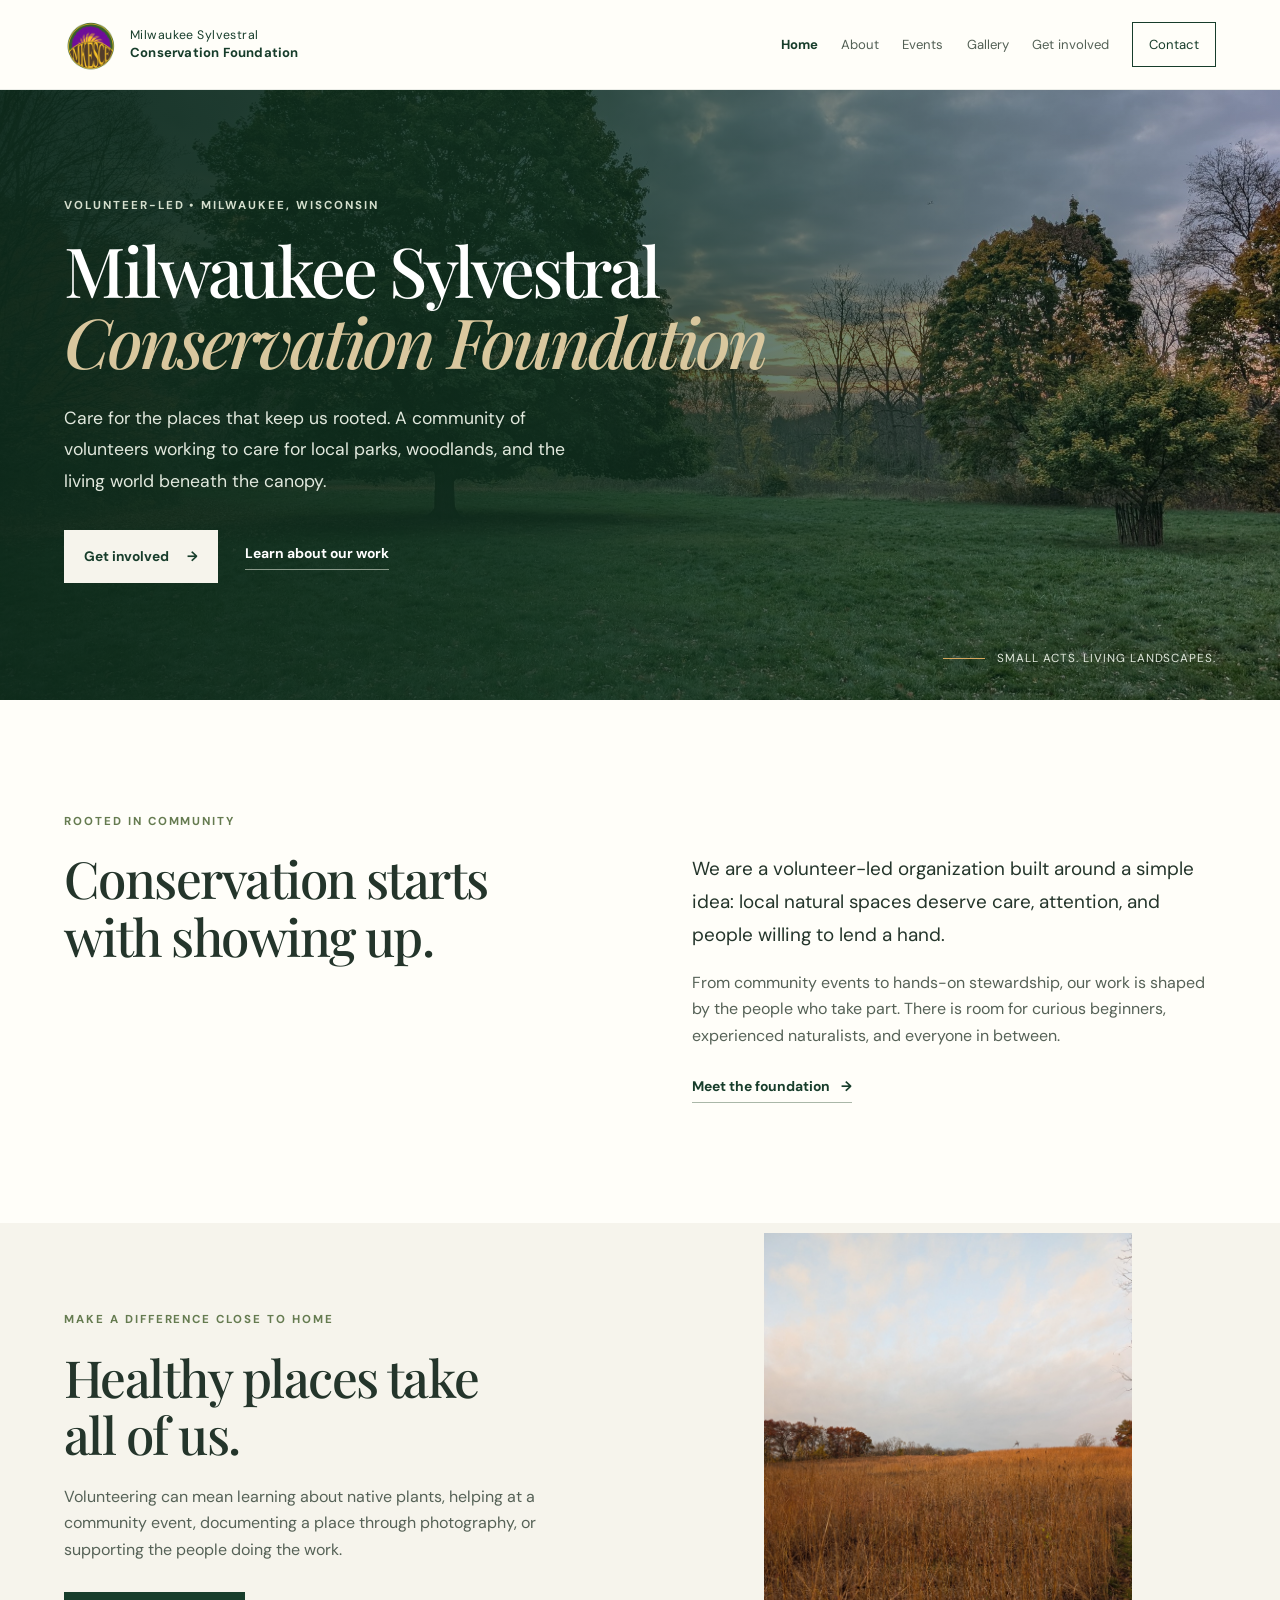
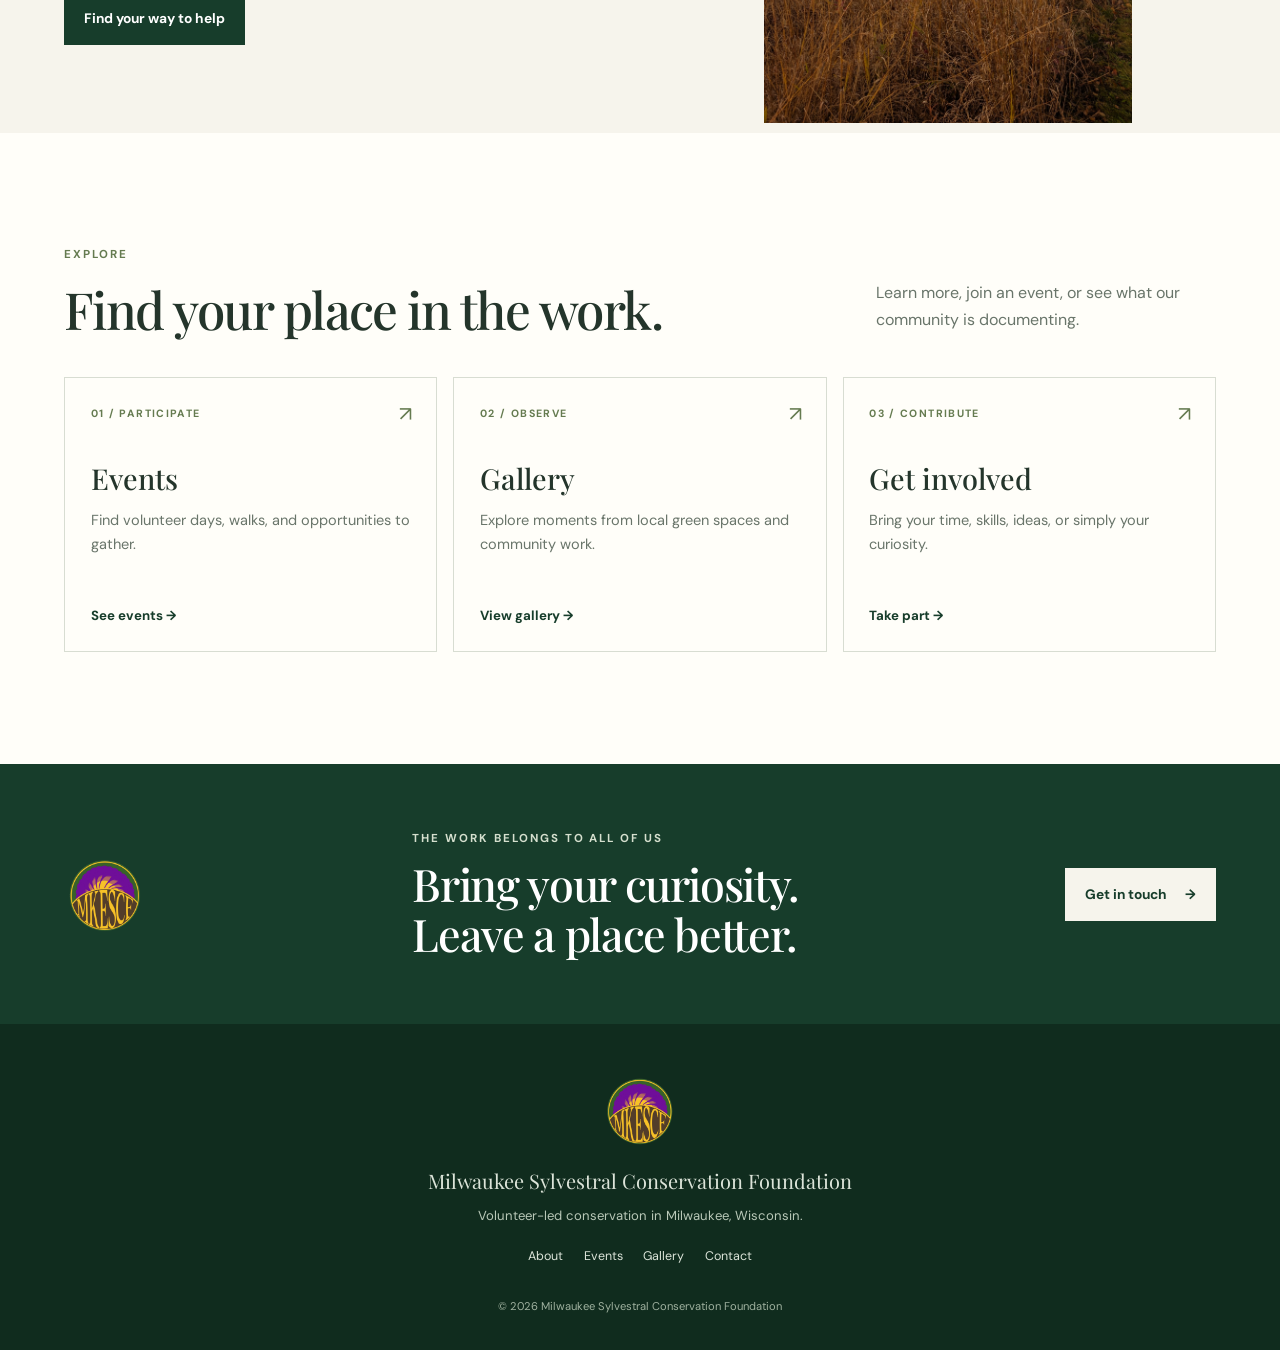
<file: index.html>
<!doctype html>
<html lang="en">
<head>
  <meta charset="utf-8">
  <meta name="viewport" content="width=device-width, initial-scale=1">
  <meta name="robots" content="index, follow">
  <link rel="canonical" href="https://mkescf.org/">
  <meta name="description" content="The Milwaukee Sylvestral Conservation Foundation is a volunteer-led effort to care for local parks, woodlands, and the living communities within them.">
  <meta name="theme-color" content="#173d2b">
  <title>Milwaukee Sylvestral Conservation Foundation</title>
  <link rel="icon" type="image/png" sizes="256x256" href="mkescf-favicon.png?v=4">
  <link rel="shortcut icon" type="image/png" href="mkescf-favicon.png?v=4">
  <link rel="apple-touch-icon" href="mkescf-favicon.png?v=4">
  <link rel="stylesheet" href="styles.css">
  <script src="script.js" defer></script>
</head>
<body>
  <a class="skip-link" href="#main">Skip to content</a>
  <header class="site-header">
    <a class="brand" href="index.html" aria-label="Milwaukee Sylvestral Conservation Foundation home">
      <img src="mkescf-logo.png" alt="" class="brand-mark">
      <span class="brand-name">Milwaukee Sylvestral<br><strong>Conservation Foundation</strong></span>
    </a>
    <button class="menu-toggle" aria-expanded="false" aria-controls="site-nav">Menu</button>
    <nav class="site-nav" id="site-nav" aria-label="Main navigation">
      <a class="active" href="index.html">Home</a>
      <a href="about.html">About</a>
      <a href="events.html">Events</a>
      <a href="gallery.html">Gallery</a>
      <a href="get-involved.html">Get involved</a>
      <a class="nav-contact" href="contact.html">Contact</a>
    </nav>
  </header>

  <main id="main">
    <section class="hero">
      <img class="hero-art" src="homepage-banner.jpg" alt="Open Milwaukee park landscape at sunset, with mature trees and grass">
      <div class="hero-content">
        <p class="eyebrow">Volunteer-led • Milwaukee, Wisconsin</p>
        <h1 class="foundation-title">Milwaukee Sylvestral<br><em>Conservation Foundation</em></h1>
        <p class="hero-copy">Care for the places that keep us rooted. A community of volunteers working to care for local parks, woodlands, and the living world beneath the canopy.</p>
        <div class="button-row">
          <a class="button button-light" href="get-involved.html">Get involved <span aria-hidden="true">→</span></a>
          <a class="text-link text-link-light" href="about.html">Learn about our work</a>
        </div>
      </div>
      <div class="hero-note"><span class="note-line"></span><span>Small acts. Living landscapes.</span></div>
    </section>

    <section class="intro section-wrap">
      <div class="section-kicker">Rooted in community</div>
      <div class="intro-grid">
        <h2>Conservation starts<br>with showing up.</h2>
        <div>
          <p class="large-copy">We are a volunteer-led organization built around a simple idea: local natural spaces deserve care, attention, and people willing to lend a hand.</p>
          <p>From community events to hands-on stewardship, our work is shaped by the people who take part. There is room for curious beginners, experienced naturalists, and everyone in between.</p>
          <a class="text-link" href="about.html">Meet the foundation <span aria-hidden="true">→</span></a>
        </div>
      </div>
    </section>

    <section class="feature-band">
      <div class="section-wrap feature-grid">
        <div class="feature-copy">
          <p class="eyebrow">Make a difference close to home</p>
          <h2>Healthy places take<br>all of us.</h2>
          <p>Volunteering can mean learning about native plants, helping at a community event, documenting a place through photography, or supporting the people doing the work.</p>
          <a class="button button-dark" href="get-involved.html">Find your way to help</a>
        </div>
        <div class="feature-illustration">
          <img src="feature-fieldgrass.jpg" alt="A wide field of golden prairie grasses beneath an autumn sky">
        </div>
      </div>
    </section>

    <section class="section-wrap home-links">
      <div class="section-heading">
        <div>
          <div class="section-kicker">Explore</div>
          <h2>Find your place in the work.</h2>
        </div>
        <p>Learn more, join an event, or see what our community is documenting.</p>
      </div>
      <div class="card-grid">
        <a class="info-card" href="events.html">
          <span class="card-number">01 / PARTICIPATE</span>
          <span class="card-icon" aria-hidden="true">↗</span>
          <h3>Events</h3>
          <p>Find volunteer days, walks, and opportunities to gather.</p>
          <span class="card-link">See events <span aria-hidden="true">→</span></span>
        </a>
        <a class="info-card" href="gallery.html">
          <span class="card-number">02 / OBSERVE</span>
          <span class="card-icon" aria-hidden="true">↗</span>
          <h3>Gallery</h3>
          <p>Explore moments from local green spaces and community work.</p>
          <span class="card-link">View gallery <span aria-hidden="true">→</span></span>
        </a>
        <a class="info-card" href="get-involved.html">
          <span class="card-number">03 / CONTRIBUTE</span>
          <span class="card-icon" aria-hidden="true">↗</span>
          <h3>Get involved</h3>
          <p>Bring your time, skills, ideas, or simply your curiosity.</p>
          <span class="card-link">Take part <span aria-hidden="true">→</span></span>
        </a>
      </div>
    </section>

    <section class="closing-cta">
      <div class="section-wrap closing-inner">
        <img src="mkescf-logo.png" alt="" class="closing-logo">
        <div>
          <p class="eyebrow">The work belongs to all of us</p>
          <h2>Bring your curiosity.<br>Leave a place better.</h2>
        </div>
        <a class="button button-light" href="contact.html">Get in touch <span aria-hidden="true">→</span></a>
      </div>
    </section>
  </main>

  <footer class="site-footer">
    <img class="footer-logo" src="mkescf-logo.png" alt="MKESCF logo">
    <a class="footer-brand" href="index.html">Milwaukee Sylvestral Conservation Foundation</a>
    <p>Volunteer-led conservation in Milwaukee, Wisconsin.</p>
    <div class="footer-links"><a href="about.html">About</a><a href="events.html">Events</a><a href="gallery.html">Gallery</a><a href="contact.html">Contact</a></div>
    <small>© <span data-year></span> Milwaukee Sylvestral Conservation Foundation</small>
  </footer>
</body>
</html>
</file>
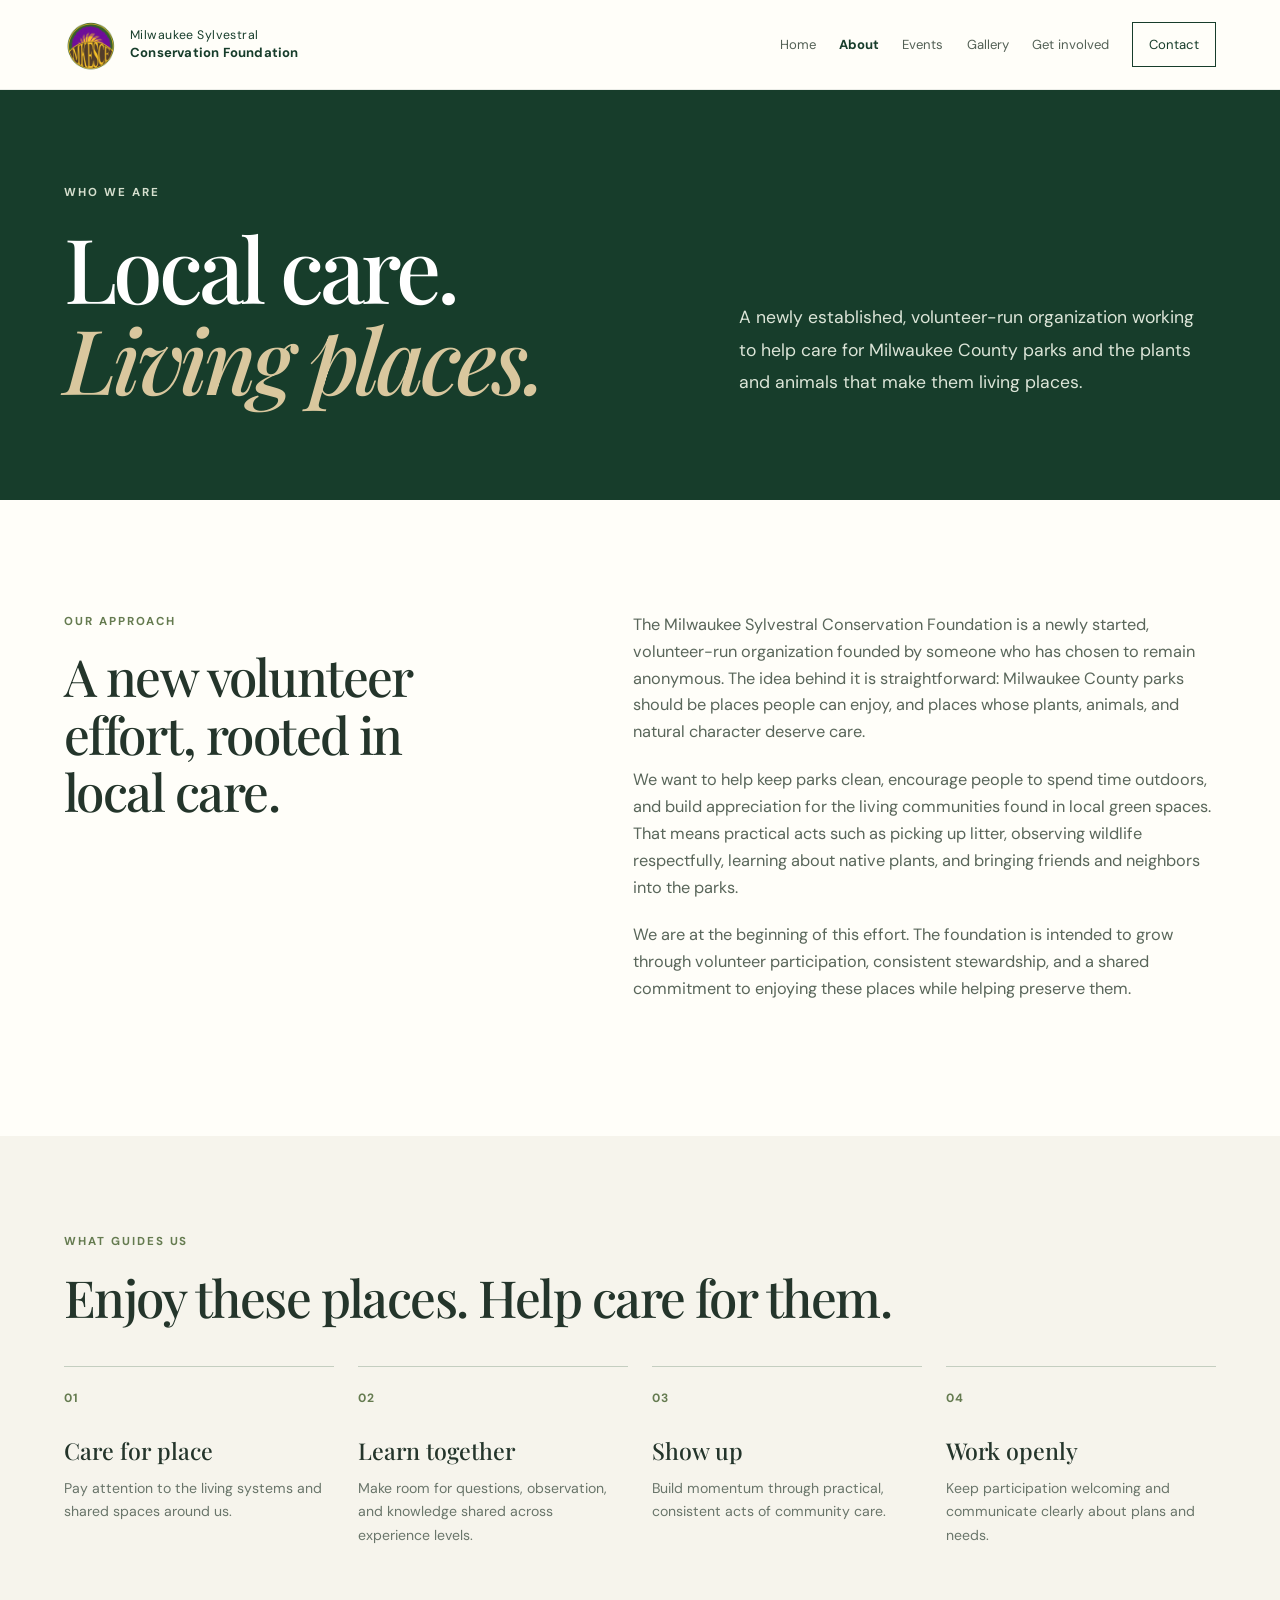
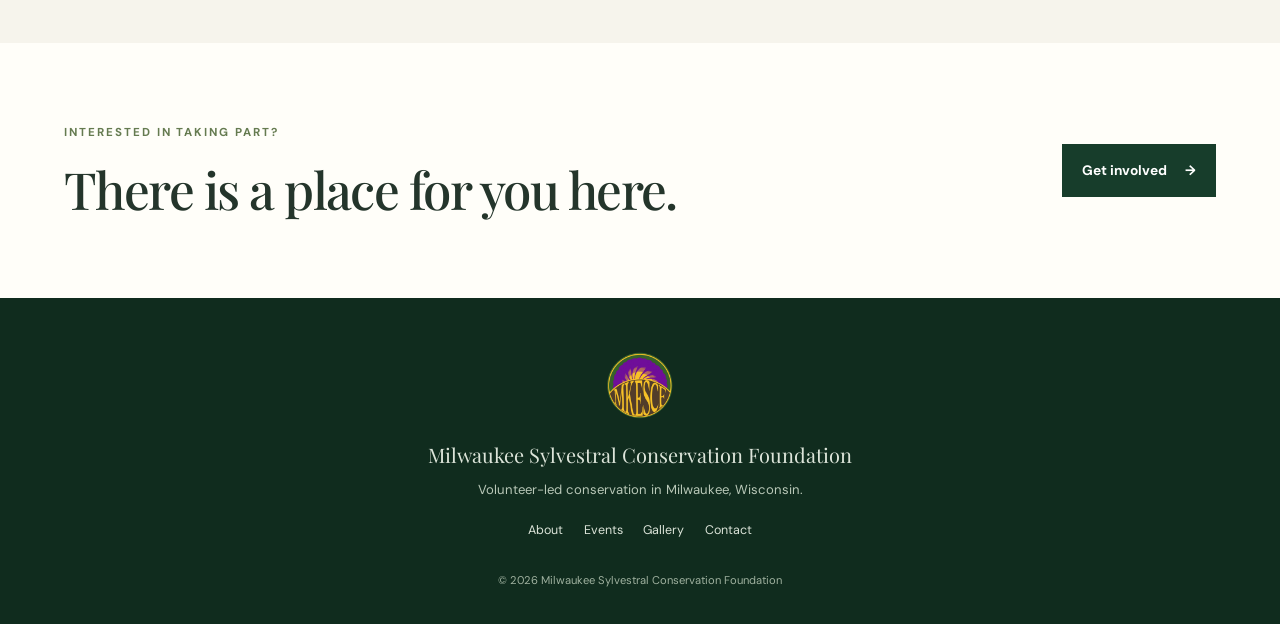
<file: about.html>
<!doctype html>
<html lang="en">
<head>
  <meta charset="utf-8"><meta name="viewport" content="width=device-width, initial-scale=1">
  <meta name="robots" content="index, follow">
  <link rel="canonical" href="https://mkescf.org/about.html">
  <meta name="description" content="Learn about the Milwaukee Sylvestral Conservation Foundation, a volunteer-led conservation organization.">
  <meta name="theme-color" content="#173d2b"><title>About | Milwaukee Sylvestral Conservation Foundation</title>
  <link rel="icon" type="image/png" sizes="256x256" href="mkescf-favicon.png?v=4">
  <link rel="shortcut icon" type="image/png" href="mkescf-favicon.png?v=4">
  <link rel="apple-touch-icon" href="mkescf-favicon.png?v=4"><link rel="stylesheet" href="styles.css"><script src="script.js" defer></script>
</head>
<body>
<a class="skip-link" href="#main">Skip to content</a>
<header class="site-header">
  <a class="brand" href="index.html"><img src="mkescf-logo.png" alt="" class="brand-mark"><span class="brand-name">Milwaukee Sylvestral<br><strong>Conservation Foundation</strong></span></a>
  <button class="menu-toggle" aria-expanded="false" aria-controls="site-nav">Menu</button>
  <nav class="site-nav" id="site-nav" aria-label="Main navigation"><a href="index.html">Home</a><a class="active" href="about.html">About</a><a href="events.html">Events</a><a href="gallery.html">Gallery</a><a href="get-involved.html">Get involved</a><a class="nav-contact" href="contact.html">Contact</a></nav>
</header>
<main id="main">
  <section class="page-hero">
    <div class="section-wrap page-hero-grid">
      <div><p class="eyebrow">Who we are</p><h1>Local care.<br><em>Living places.</em></h1></div>
      <p class="page-lede">A newly established, volunteer-run organization working to help care for Milwaukee County parks and the plants and animals that make them living places.</p>
    </div>
  </section>
  <section class="section-wrap content-two-col">
    <div><div class="section-kicker">Our approach</div><h2>A new volunteer effort, rooted in local care.</h2></div>
    <div class="prose">
      <p>The Milwaukee Sylvestral Conservation Foundation is a newly started, volunteer-run organization founded by someone who has chosen to remain anonymous. The idea behind it is straightforward: Milwaukee County parks should be places people can enjoy, and places whose plants, animals, and natural character deserve care.</p>
      <p>We want to help keep parks clean, encourage people to spend time outdoors, and build appreciation for the living communities found in local green spaces. That means practical acts such as picking up litter, observing wildlife respectfully, learning about native plants, and bringing friends and neighbors into the parks.</p>
      <p>We are at the beginning of this effort. The foundation is intended to grow through volunteer participation, consistent stewardship, and a shared commitment to enjoying these places while helping preserve them.</p>
    </div>
  </section>
  <section class="values-section">
    <div class="section-wrap">
      <div class="section-kicker">What guides us</div><h2>Enjoy these places. Help care for them.</h2>
      <div class="values-grid">
        <article><span>01</span><h3>Care for place</h3><p>Pay attention to the living systems and shared spaces around us.</p></article>
        <article><span>02</span><h3>Learn together</h3><p>Make room for questions, observation, and knowledge shared across experience levels.</p></article>
        <article><span>03</span><h3>Show up</h3><p>Build momentum through practical, consistent acts of community care.</p></article>
        <article><span>04</span><h3>Work openly</h3><p>Keep participation welcoming and communicate clearly about plans and needs.</p></article>
      </div>
    </div>
  </section>
  <section class="section-wrap callout-row"><div><p class="eyebrow">Interested in taking part?</p><h2>There is a place for you here.</h2></div><a class="button button-dark" href="get-involved.html">Get involved <span aria-hidden="true">→</span></a></section>
</main>
<footer class="site-footer"><img class="footer-logo" src="mkescf-logo.png" alt="MKESCF logo"><a class="footer-brand" href="index.html">Milwaukee Sylvestral Conservation Foundation</a><p>Volunteer-led conservation in Milwaukee, Wisconsin.</p><div class="footer-links"><a href="about.html">About</a><a href="events.html">Events</a><a href="gallery.html">Gallery</a><a href="contact.html">Contact</a></div><small>© <span data-year></span> Milwaukee Sylvestral Conservation Foundation</small></footer>
</body></html>
</file>
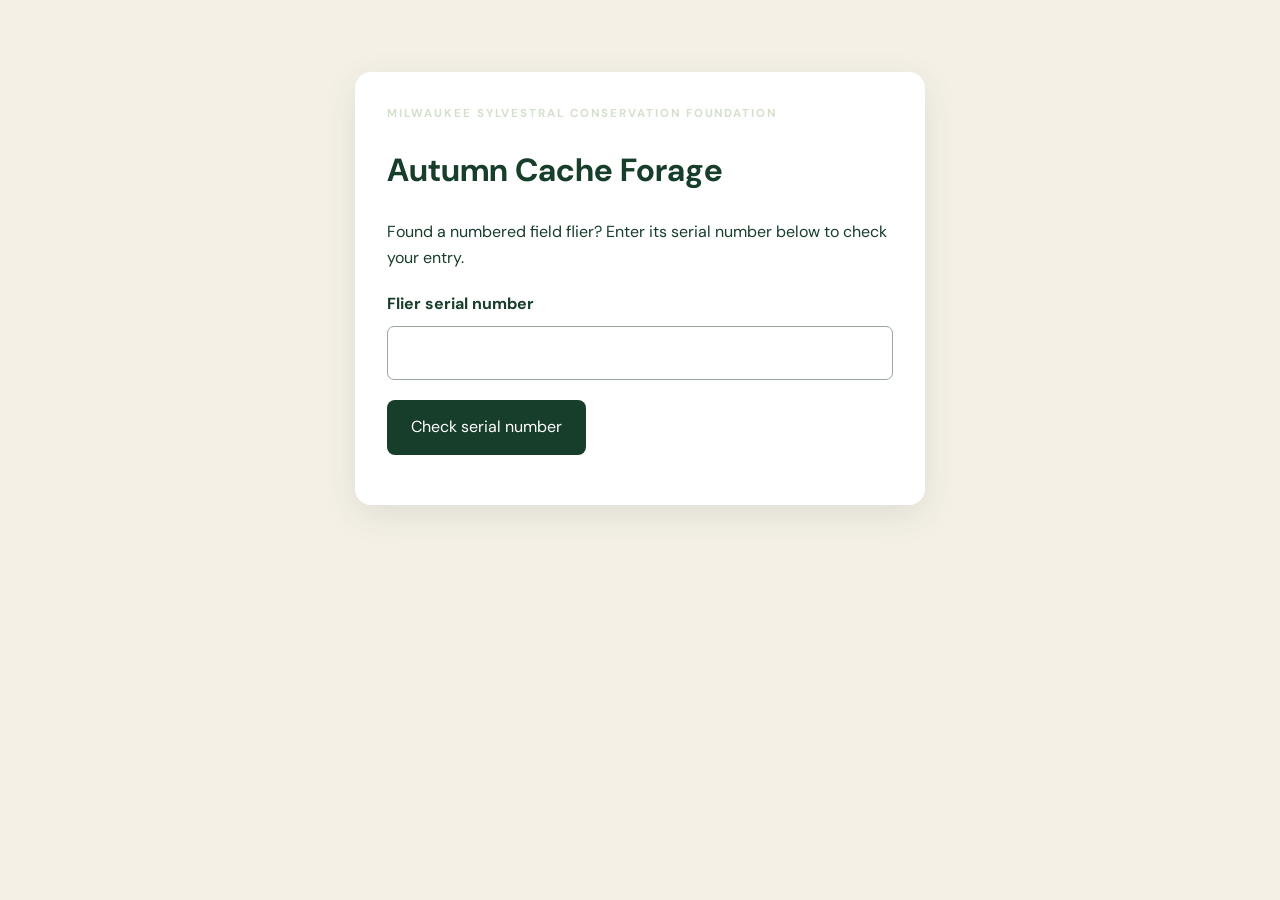
<file: cache-entry.html>
<!doctype html><html lang="en"><head><meta charset="utf-8"><meta name="viewport" content="width=device-width,initial-scale=1"><meta name="robots" content="noindex,nofollow,noarchive"><meta name="googlebot" content="noindex,nofollow"><meta name="referrer" content="strict-origin-when-cross-origin"><title>Autumn Cache Forage | Flier Entry</title><link rel="stylesheet" href="styles.css"><style>body{background:#f4f0e6;color:#173d2b}.entry-wrap{max-width:570px;margin:8vh auto;padding:32px;background:white;border-radius:16px;box-shadow:0 10px 35px #173d2b18}.entry-wrap label{display:block;margin:20px 0 8px;font-weight:700}.entry-wrap input{display:block;width:100%;padding:13px;border:1px solid #9aa89b;border-radius:7px;font:inherit}.entry-wrap button{margin-top:20px;background:#173d2b;color:white;border:0;border-radius:8px;padding:14px 24px;cursor:pointer;font:inherit}.entry-wrap button:disabled{opacity:.5}#status{margin-top:18px} [hidden]{display:none!important}</style></head><body><main class="entry-wrap"><p class="eyebrow">Milwaukee Sylvestral Conservation Foundation</p><h1>Autumn Cache Forage</h1><p>Found a numbered field flier? Enter its serial number below to check your entry.</p><form id="serial-form"><label for="serial">Flier serial number</label><input id="serial" name="serial" inputmode="numeric" pattern="[0-9]{1,20}" maxlength="20" autocomplete="off" required><button type="submit">Check serial number</button></form><form id="winner-form" action="https://formsubmit.co/milwaukeescfoundation@gmail.com" method="POST" hidden><input type="hidden" name="_url" value="https://mkescf.org/cache-entry.html"><input type="hidden" name="_subject" value="Autumn Cache Forage — winning flier claim"><input type="hidden" name="_captcha" value="true"><input type="hidden" name="_template" value="table"><input type="hidden" name="winning_serial" id="winning-serial" value=""><h2>Winning serial number!</h2><p>Enter your contact information so the foundation can follow up about your prize. Keep your original flier for verification.</p><label for="winner-name">Full name</label><input id="winner-name" name="name" maxlength="120" autocomplete="name" required><label for="winner-email">Email address</label><input id="winner-email" name="email" type="email" maxlength="254" autocomplete="email" required><button type="submit">Submit winner information</button></form><p id="status" role="status" aria-live="polite"></p></main><script src="cache-entry.js" defer></script></body></html>
</file>
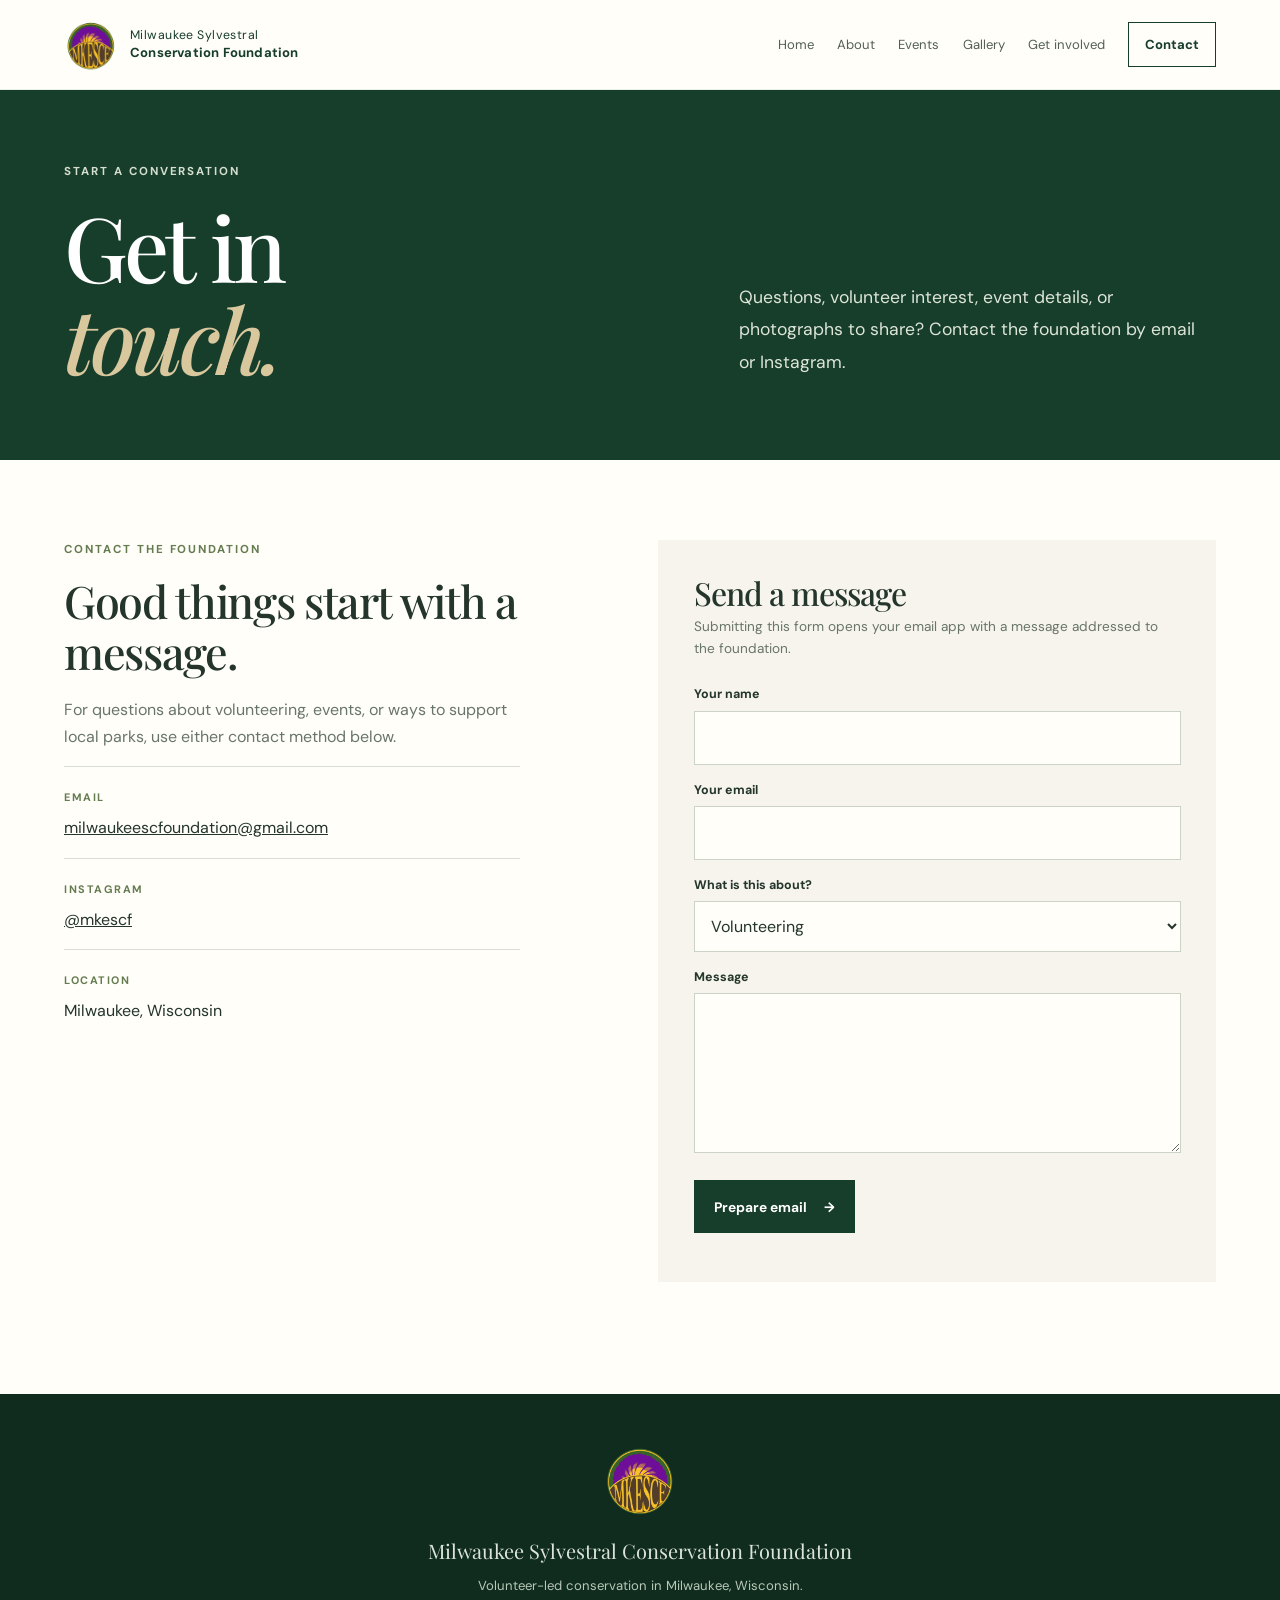
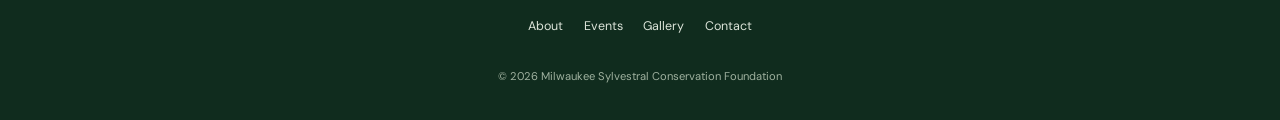
<file: contact.html>
<!doctype html>
<html lang="en">
<head>
  <meta charset="utf-8"><meta name="viewport" content="width=device-width, initial-scale=1">
  <meta name="robots" content="index, follow">
  <link rel="canonical" href="https://mkescf.org/contact.html">
  <meta name="description" content="Contact the Milwaukee Sylvestral Conservation Foundation about volunteering, events, and local park stewardship.">
  <meta name="theme-color" content="#173d2b"><title>Contact | Milwaukee Sylvestral Conservation Foundation</title>
  <link rel="icon" type="image/png" sizes="256x256" href="mkescf-favicon.png?v=4">
  <link rel="shortcut icon" type="image/png" href="mkescf-favicon.png?v=4">
  <link rel="apple-touch-icon" href="mkescf-favicon.png?v=4"><link rel="stylesheet" href="styles.css"><script src="script.js" defer></script>
</head>
<body>
<a class="skip-link" href="#main">Skip to content</a>
<header class="site-header"><a class="brand" href="index.html"><img src="mkescf-logo.png" alt="" class="brand-mark"><span class="brand-name">Milwaukee Sylvestral<br><strong>Conservation Foundation</strong></span></a><button class="menu-toggle" aria-expanded="false" aria-controls="site-nav">Menu</button><nav class="site-nav" id="site-nav" aria-label="Main navigation"><a href="index.html">Home</a><a href="about.html">About</a><a href="events.html">Events</a><a href="gallery.html">Gallery</a><a href="get-involved.html">Get involved</a><a class="active nav-contact" href="contact.html">Contact</a></nav></header>
<main id="main">
  <section class="page-hero page-hero-compact"><div class="section-wrap page-hero-grid"><div><p class="eyebrow">Start a conversation</p><h1>Get in<br><em>touch.</em></h1></div><p class="page-lede">Questions, volunteer interest, event details, or photographs to share? Contact the foundation by email or Instagram.</p></div></section>
  <section class="section-wrap contact-layout">
    <div class="contact-copy"><div class="section-kicker">Contact the foundation</div><h2>Good things start with a message.</h2><p>For questions about volunteering, events, or ways to support local parks, use either contact method below.</p>
      <div class="contact-detail"><span class="detail-label">Email</span><p><a href="mailto:milwaukeescfoundation@gmail.com">milwaukeescfoundation@gmail.com</a></p></div>
      <div class="contact-detail"><span class="detail-label">Instagram</span><p><a href="https://www.instagram.com/mkescf/" target="_blank" rel="noopener noreferrer">@mkescf</a></p></div>
      <div class="contact-detail"><span class="detail-label">Location</span><p>Milwaukee, Wisconsin</p></div>
    </div>
    <form class="contact-form" id="contact-form"><h2>Send a message</h2><p class="form-note">Submitting this form opens your email app with a message addressed to the foundation.</p>
      <label for="name">Your name</label><input id="name" name="name" autocomplete="name" required>
      <label for="email">Your email</label><input id="email" name="email" type="email" autocomplete="email" required>
      <label for="topic">What is this about?</label><select id="topic" name="topic"><option>Volunteering</option><option>Events</option><option>Partnership</option><option>Photo or gallery contribution</option><option>General question</option></select>
      <label for="message">Message</label><textarea id="message" name="message" rows="5" required></textarea>
      <button class="button button-dark" type="submit">Prepare email <span aria-hidden="true">→</span></button><p class="form-status" id="form-status" role="status" aria-live="polite"></p>
    </form>
  </section>
</main>
<footer class="site-footer"><img class="footer-logo" src="mkescf-logo.png" alt="MKESCF logo"><a class="footer-brand" href="index.html">Milwaukee Sylvestral Conservation Foundation</a><p>Volunteer-led conservation in Milwaukee, Wisconsin.</p><div class="footer-links"><a href="about.html">About</a><a href="events.html">Events</a><a href="gallery.html">Gallery</a><a href="contact.html">Contact</a></div><small>© <span data-year></span> Milwaukee Sylvestral Conservation Foundation</small></footer>
</body></html>
</file>
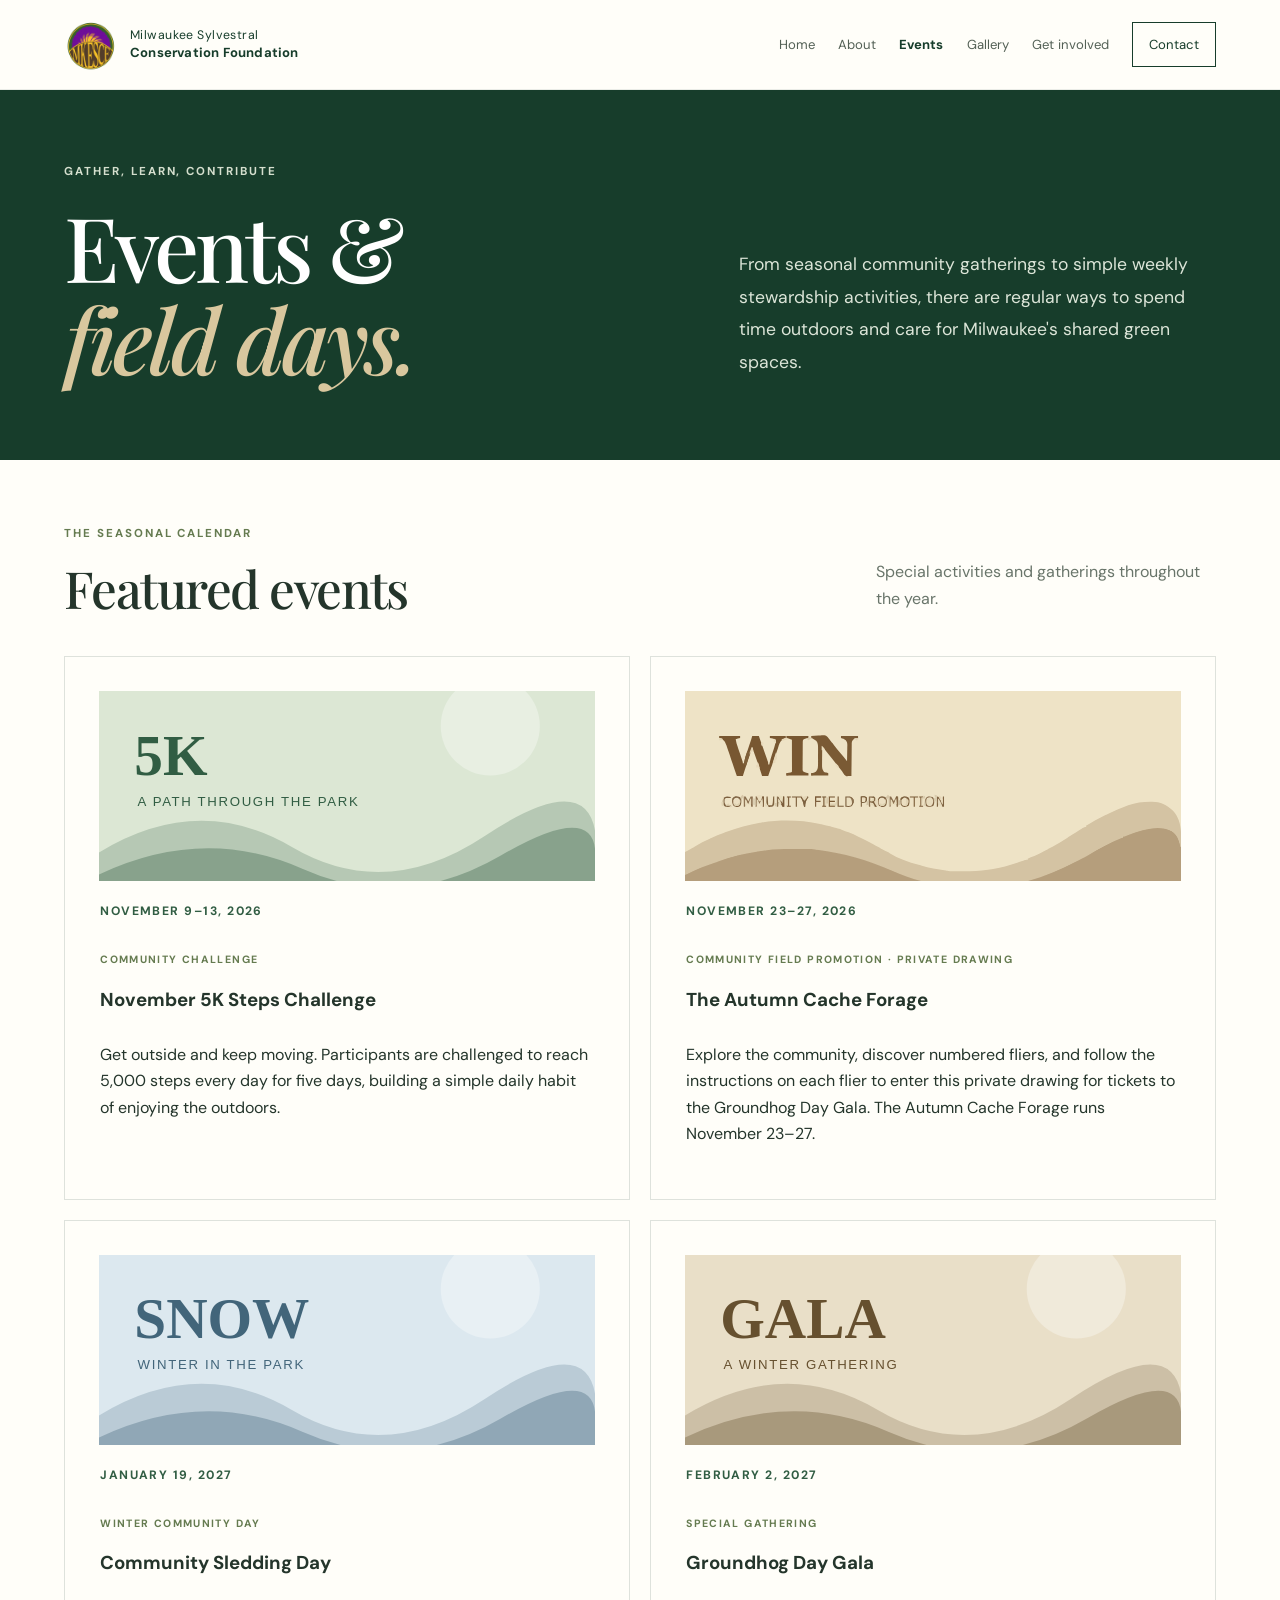
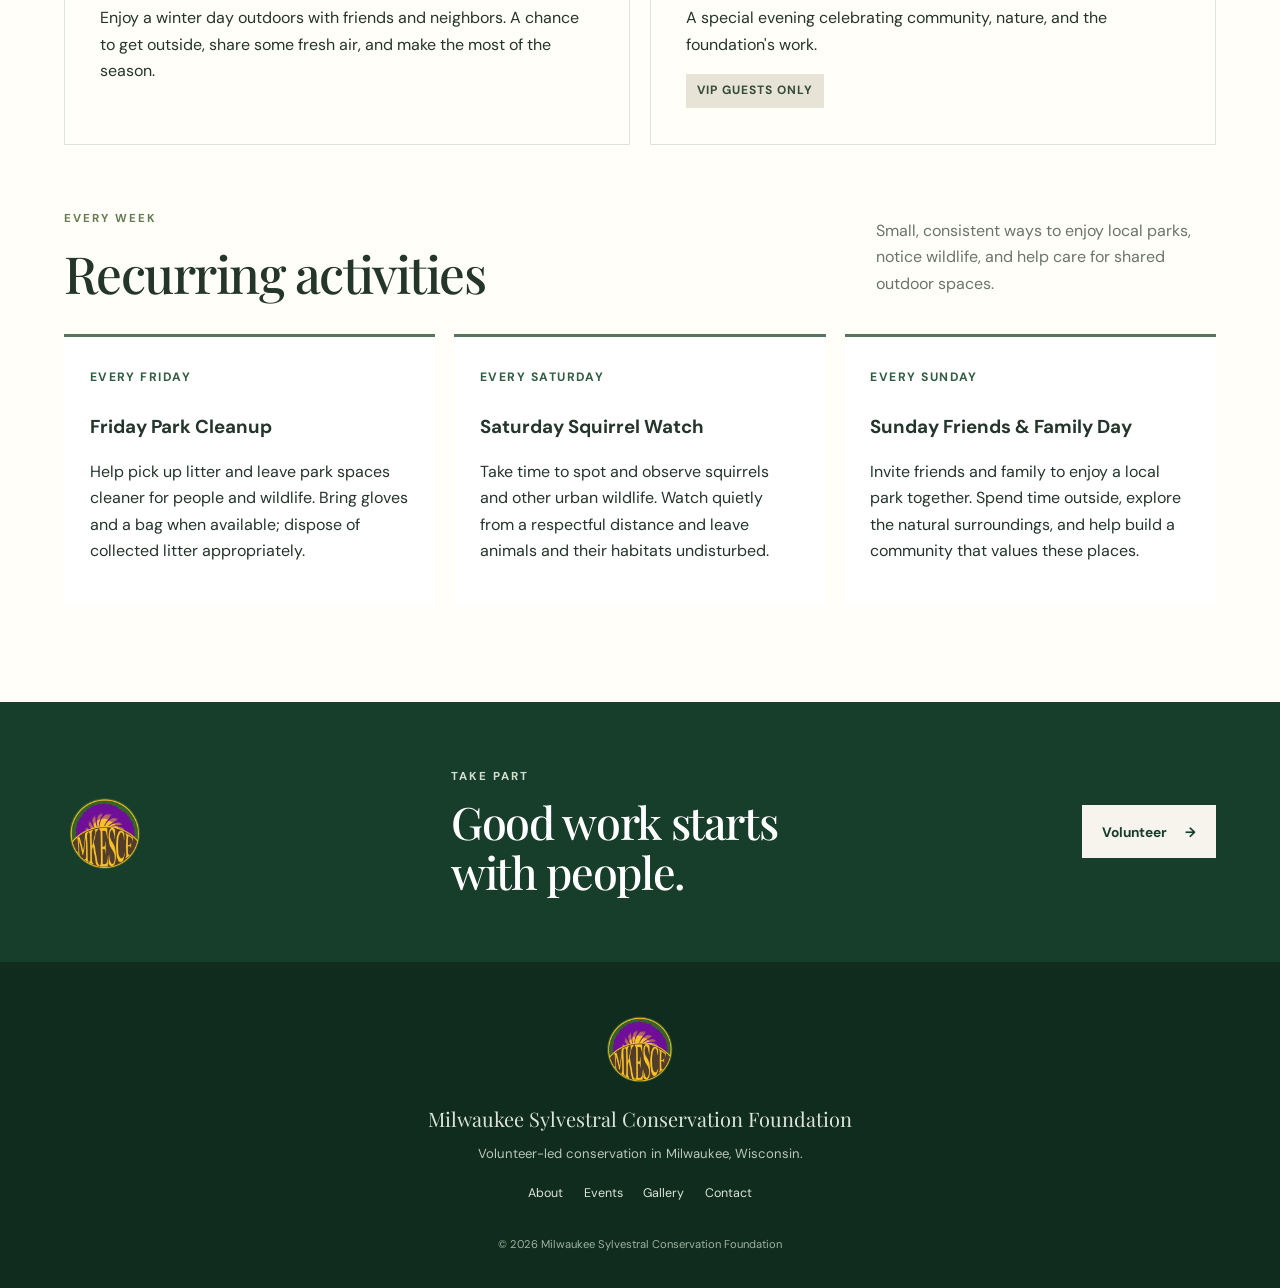
<file: events.html>
<!doctype html>
<html lang="en">
<head>
  <meta charset="utf-8">
  <meta name="viewport" content="width=device-width, initial-scale=1">
  <meta name="robots" content="index, follow">
  <link rel="canonical" href="https://mkescf.org/events.html">
  <meta name="description" content="Explore seasonal events and recurring volunteer activities with the Milwaukee Sylvestral Conservation Foundation, including park cleanups, nature observation, and community gatherings.">
  <meta name="theme-color" content="#173d2b">
  <title>Events & Volunteer Activities | Milwaukee Sylvestral Conservation Foundation</title>
  <link rel="icon" type="image/png" sizes="256x256" href="mkescf-favicon.png?v=4">
  <link rel="shortcut icon" type="image/png" href="mkescf-favicon.png?v=4">
  <link rel="apple-touch-icon" href="mkescf-favicon.png?v=4">
  <link rel="stylesheet" href="styles.css">
  <script src="script.js" defer></script>
</head>
<body>
<a class="skip-link" href="#main">Skip to content</a>
<header class="site-header">
  <a class="brand" href="index.html"><img src="mkescf-logo.png" alt="" class="brand-mark"><span class="brand-name">Milwaukee Sylvestral<br><strong>Conservation Foundation</strong></span></a>
  <button class="menu-toggle" aria-expanded="false" aria-controls="site-nav">Menu</button>
  <nav class="site-nav" id="site-nav" aria-label="Main navigation"><a href="index.html">Home</a><a href="about.html">About</a><a class="active" href="events.html">Events</a><a href="gallery.html">Gallery</a><a href="get-involved.html">Get involved</a><a class="nav-contact" href="contact.html">Contact</a></nav>
</header>
<main id="main">
  <section class="page-hero page-hero-compact">
    <div class="section-wrap page-hero-grid">
      <div><p class="eyebrow">Gather, learn, contribute</p><h1>Events &<br><em>field days.</em></h1></div>
      <p class="page-lede">From seasonal community gatherings to simple weekly stewardship activities, there are regular ways to spend time outdoors and care for Milwaukee's shared green spaces.</p>
    </div>
  </section>

  <section class="section-wrap events-content">
    <div class="section-heading">
      <div><div class="section-kicker">The seasonal calendar</div><h2>Featured events</h2></div>
      <p>Special activities and gatherings throughout the year.</p>
    </div>
    <div class="featured-events-grid">
      <article class="featured-event">
        <img class="event-photo" src="event-november-steps-challenge.svg" alt="Illustration of a park path for the November 5K steps challenge">
        <span class="event-date">NOVEMBER 9–13, 2026</span>
        <p class="card-number">COMMUNITY CHALLENGE</p>
        <h3>November 5K Steps Challenge</h3>
        <p>Get outside and keep moving. Participants are challenged to reach 5,000 steps every day for five days, building a simple daily habit of enjoying the outdoors.</p>
      </article>
      <article class="featured-event">
        <img class="event-photo" src="event-november-field-promo.svg" alt="Autumn woodland illustration with a hidden numbered field flier">
        <span class="event-date">NOVEMBER 23–27, 2026</span>
        <p class="card-number">COMMUNITY FIELD PROMOTION · PRIVATE DRAWING</p>
        <h3>The Autumn Cache Forage</h3>
        <p>Explore the community, discover numbered fliers, and follow the instructions on each flier to enter this private drawing for tickets to the Groundhog Day Gala. The Autumn Cache Forage runs November 23–27.</p>
      </article>
      <article class="featured-event">
        <img class="event-photo" src="event-community-sledding-day.svg" alt="Illustration of a snowy hill for community sledding day">
        <span class="event-date">JANUARY 19, 2027</span>
        <p class="card-number">WINTER COMMUNITY DAY</p>
        <h3>Community Sledding Day</h3>
        <p>Enjoy a winter day outdoors with friends and neighbors. A chance to get outside, share some fresh air, and make the most of the season.</p>
      </article>
      <article class="featured-event">
        <img class="event-photo" src="event-groundhog-day-gala.svg" alt="Illustration for the Groundhog Day Gala">
        <span class="event-date">FEBRUARY 2, 2027</span>
        <p class="card-number">SPECIAL GATHERING</p>
        <h3>Groundhog Day Gala</h3>
        <p>A special evening celebrating community, nature, and the foundation's work.</p>
        <span class="event-private">VIP guests only</span>
      </article>
    </div>

    <div class="section-heading events-heading">
      <div><div class="section-kicker">Every week</div><h2>Recurring activities</h2></div>
      <p>Small, consistent ways to enjoy local parks, notice wildlife, and help care for shared outdoor spaces.</p>
    </div>
    <div class="recurring-events-grid">
      <article>
        <span class="recurring-day">EVERY FRIDAY</span>
        <h3>Friday Park Cleanup</h3>
        <p>Help pick up litter and leave park spaces cleaner for people and wildlife. Bring gloves and a bag when available; dispose of collected litter appropriately.</p>
      </article>
      <article>
        <span class="recurring-day">EVERY SATURDAY</span>
        <h3>Saturday Squirrel Watch</h3>
        <p>Take time to spot and observe squirrels and other urban wildlife. Watch quietly from a respectful distance and leave animals and their habitats undisturbed.</p>
      </article>
      <article>
        <span class="recurring-day">EVERY SUNDAY</span>
        <h3>Sunday Friends & Family Day</h3>
        <p>Invite friends and family to enjoy a local park together. Spend time outside, explore the natural surroundings, and help build a community that values these places.</p>
      </article>
    </div>
  </section>

  <section class="closing-cta"><div class="section-wrap closing-inner"><img src="mkescf-logo.png" alt="" class="closing-logo"><div><p class="eyebrow">Take part</p><h2>Good work starts<br>with people.</h2></div><a class="button button-light" href="get-involved.html">Volunteer <span aria-hidden="true">→</span></a></div></section>
</main>
<footer class="site-footer"><img class="footer-logo" src="mkescf-logo.png" alt="MKESCF logo"><a class="footer-brand" href="index.html">Milwaukee Sylvestral Conservation Foundation</a><p>Volunteer-led conservation in Milwaukee, Wisconsin.</p><div class="footer-links"><a href="about.html">About</a><a href="events.html">Events</a><a href="gallery.html">Gallery</a><a href="contact.html">Contact</a></div><small>© <span data-year></span> Milwaukee Sylvestral Conservation Foundation</small></footer>
</body>
</html>
</file>
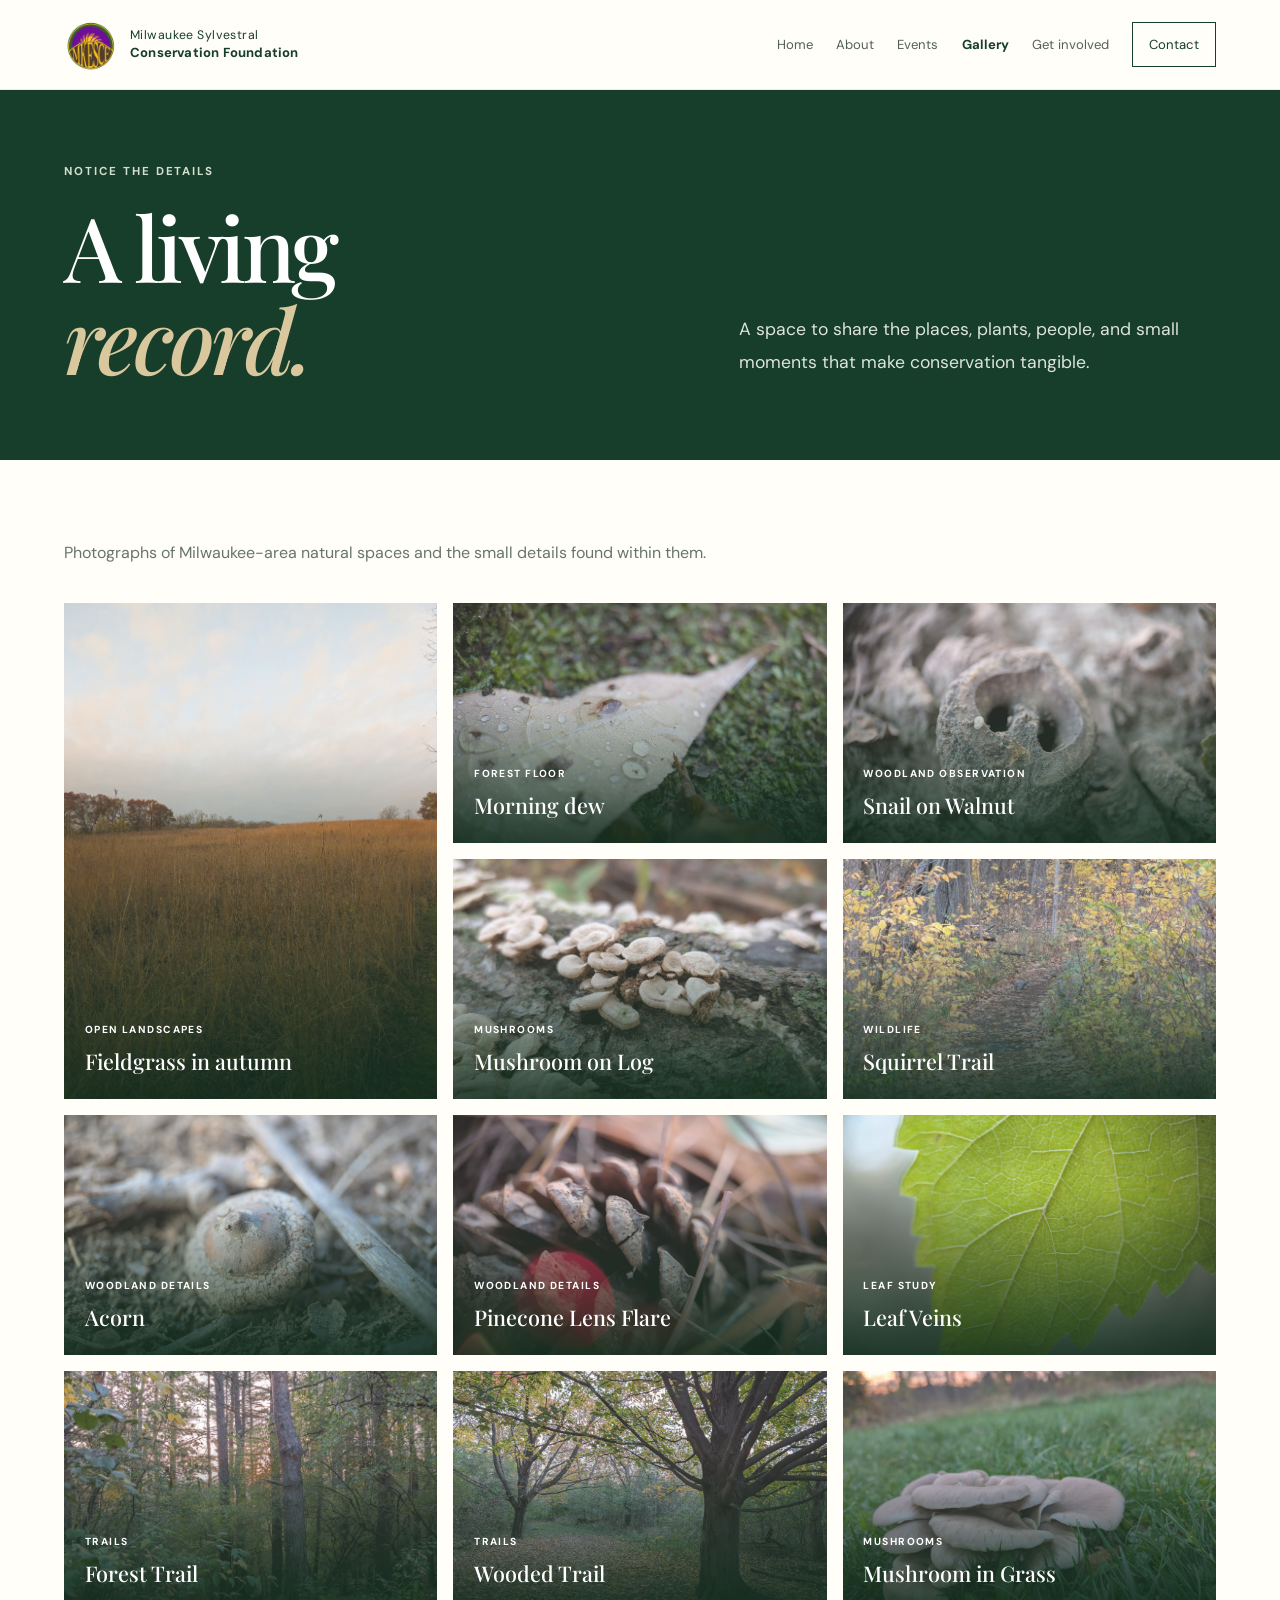
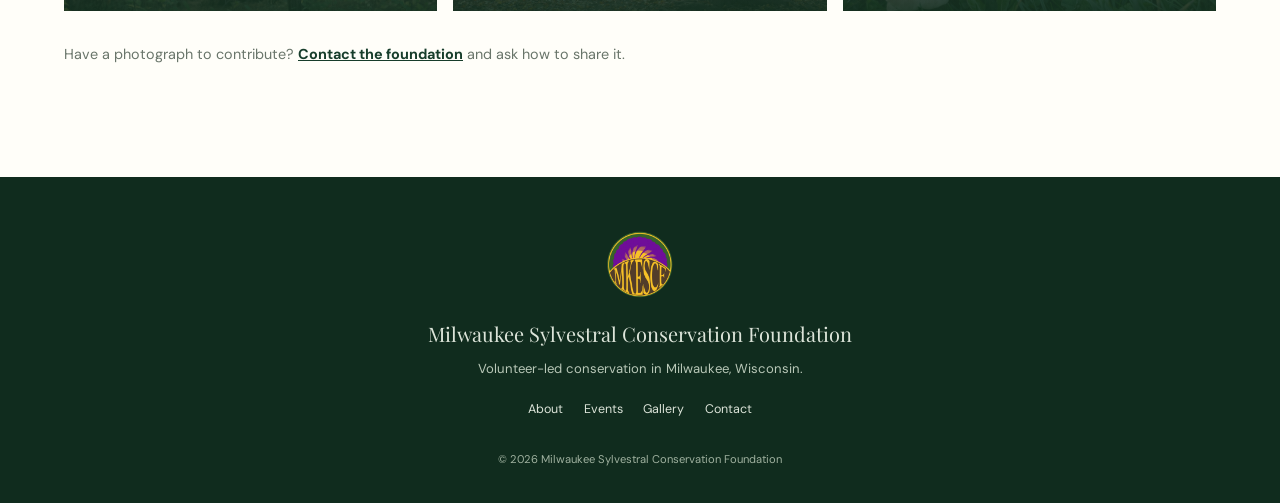
<file: gallery.html>
<!doctype html>
<html lang="en">
<head>
  <meta charset="utf-8"><meta name="viewport" content="width=device-width, initial-scale=1">
  <meta name="robots" content="index, follow">
  <link rel="canonical" href="https://mkescf.org/gallery.html">
  <meta name="description" content="A gallery for woodland observations, local green spaces, and community conservation with the Milwaukee Sylvestral Conservation Foundation.">
  <meta name="theme-color" content="#173d2b"><title>Gallery | Milwaukee Sylvestral Conservation Foundation</title>
  <link rel="icon" type="image/png" sizes="256x256" href="mkescf-favicon.png?v=4">
  <link rel="shortcut icon" type="image/png" href="mkescf-favicon.png?v=4">
  <link rel="apple-touch-icon" href="mkescf-favicon.png?v=4"><link rel="stylesheet" href="styles.css"><script src="script.js" defer></script>
</head>
<body>
<a class="skip-link" href="#main">Skip to content</a>
<header class="site-header"><a class="brand" href="index.html"><img src="mkescf-logo.png" alt="" class="brand-mark"><span class="brand-name">Milwaukee Sylvestral<br><strong>Conservation Foundation</strong></span></a><button class="menu-toggle" aria-expanded="false" aria-controls="site-nav">Menu</button><nav class="site-nav" id="site-nav" aria-label="Main navigation"><a href="index.html">Home</a><a href="about.html">About</a><a href="events.html">Events</a><a class="active" href="gallery.html">Gallery</a><a href="get-involved.html">Get involved</a><a class="nav-contact" href="contact.html">Contact</a></nav></header>
<main id="main">
  <section class="page-hero page-hero-compact"><div class="section-wrap page-hero-grid"><div><p class="eyebrow">Notice the details</p><h1>A living<br><em>record.</em></h1></div><p class="page-lede">A space to share the places, plants, people, and small moments that make conservation tangible.</p></div></section>
  <section class="section-wrap gallery-content">
    <div class="gallery-intro"><p>Photographs of Milwaukee-area natural spaces and the small details found within them.</p></div>
    <div class="gallery-grid">
      <figure class="gallery-item gallery-tall"><img src="gallery-fieldgrass.jpg" alt="A field of golden prairie grasses beneath a cloudy autumn sky"><figcaption><span>OPEN LANDSCAPES</span><strong>Fieldgrass in autumn</strong></figcaption></figure>
      <figure class="gallery-item"><img src="gallery-morning-dew.jpg" alt="Morning dew photograph"><figcaption><span>FOREST FLOOR</span><strong>Morning dew</strong></figcaption></figure>
      <figure class="gallery-item"><img src="Snail on Walnut.jpg" alt="Snail on Walnut photograph"><figcaption><span>WOODLAND OBSERVATION</span><strong>Snail on Walnut</strong></figcaption></figure>
      <figure class="gallery-item"><img src="Mushroom on Log.jpg" alt="Mushroom on Log photograph"><figcaption><span>MUSHROOMS</span><strong>Mushroom on Log</strong></figcaption></figure>
      <figure class="gallery-item"><img src="Squirrel Trail.jpg" alt="Squirrel Trail photograph"><figcaption><span>WILDLIFE</span><strong>Squirrel Trail</strong></figcaption></figure>
      <figure class="gallery-item"><img src="Acorn.jpg" alt="Acorn photograph"><figcaption><span>WOODLAND DETAILS</span><strong>Acorn</strong></figcaption></figure>
      <figure class="gallery-item"><img src="Pinecone Lens Flare.jpg" alt="Pinecone Lens Flare photograph"><figcaption><span>WOODLAND DETAILS</span><strong>Pinecone Lens Flare</strong></figcaption></figure>
      <figure class="gallery-item"><img src="Leaf Veins.jpg" alt="Leaf Veins photograph"><figcaption><span>LEAF STUDY</span><strong>Leaf Veins</strong></figcaption></figure>
      <figure class="gallery-item"><img src="Forest Trail.jpg" alt="Forest Trail photograph"><figcaption><span>TRAILS</span><strong>Forest Trail</strong></figcaption></figure>
      <figure class="gallery-item"><img src="Wooded Trail.jpg" alt="Wooded Trail photograph"><figcaption><span>TRAILS</span><strong>Wooded Trail</strong></figcaption></figure>
      <figure class="gallery-item"><img src="Mushroom in grass.jpg" alt="Mushroom in Grass photograph"><figcaption><span>MUSHROOMS</span><strong>Mushroom in Grass</strong></figcaption></figure>
    </div>
    <p class="gallery-note">Have a photograph to contribute? <a href="contact.html">Contact the foundation</a> and ask how to share it.</p>
  </section>
</main>
<footer class="site-footer"><img class="footer-logo" src="mkescf-logo.png" alt="MKESCF logo"><a class="footer-brand" href="index.html">Milwaukee Sylvestral Conservation Foundation</a><p>Volunteer-led conservation in Milwaukee, Wisconsin.</p><div class="footer-links"><a href="about.html">About</a><a href="events.html">Events</a><a href="gallery.html">Gallery</a><a href="contact.html">Contact</a></div><small>© <span data-year></span> Milwaukee Sylvestral Conservation Foundation</small></footer>
</body></html>
</file>
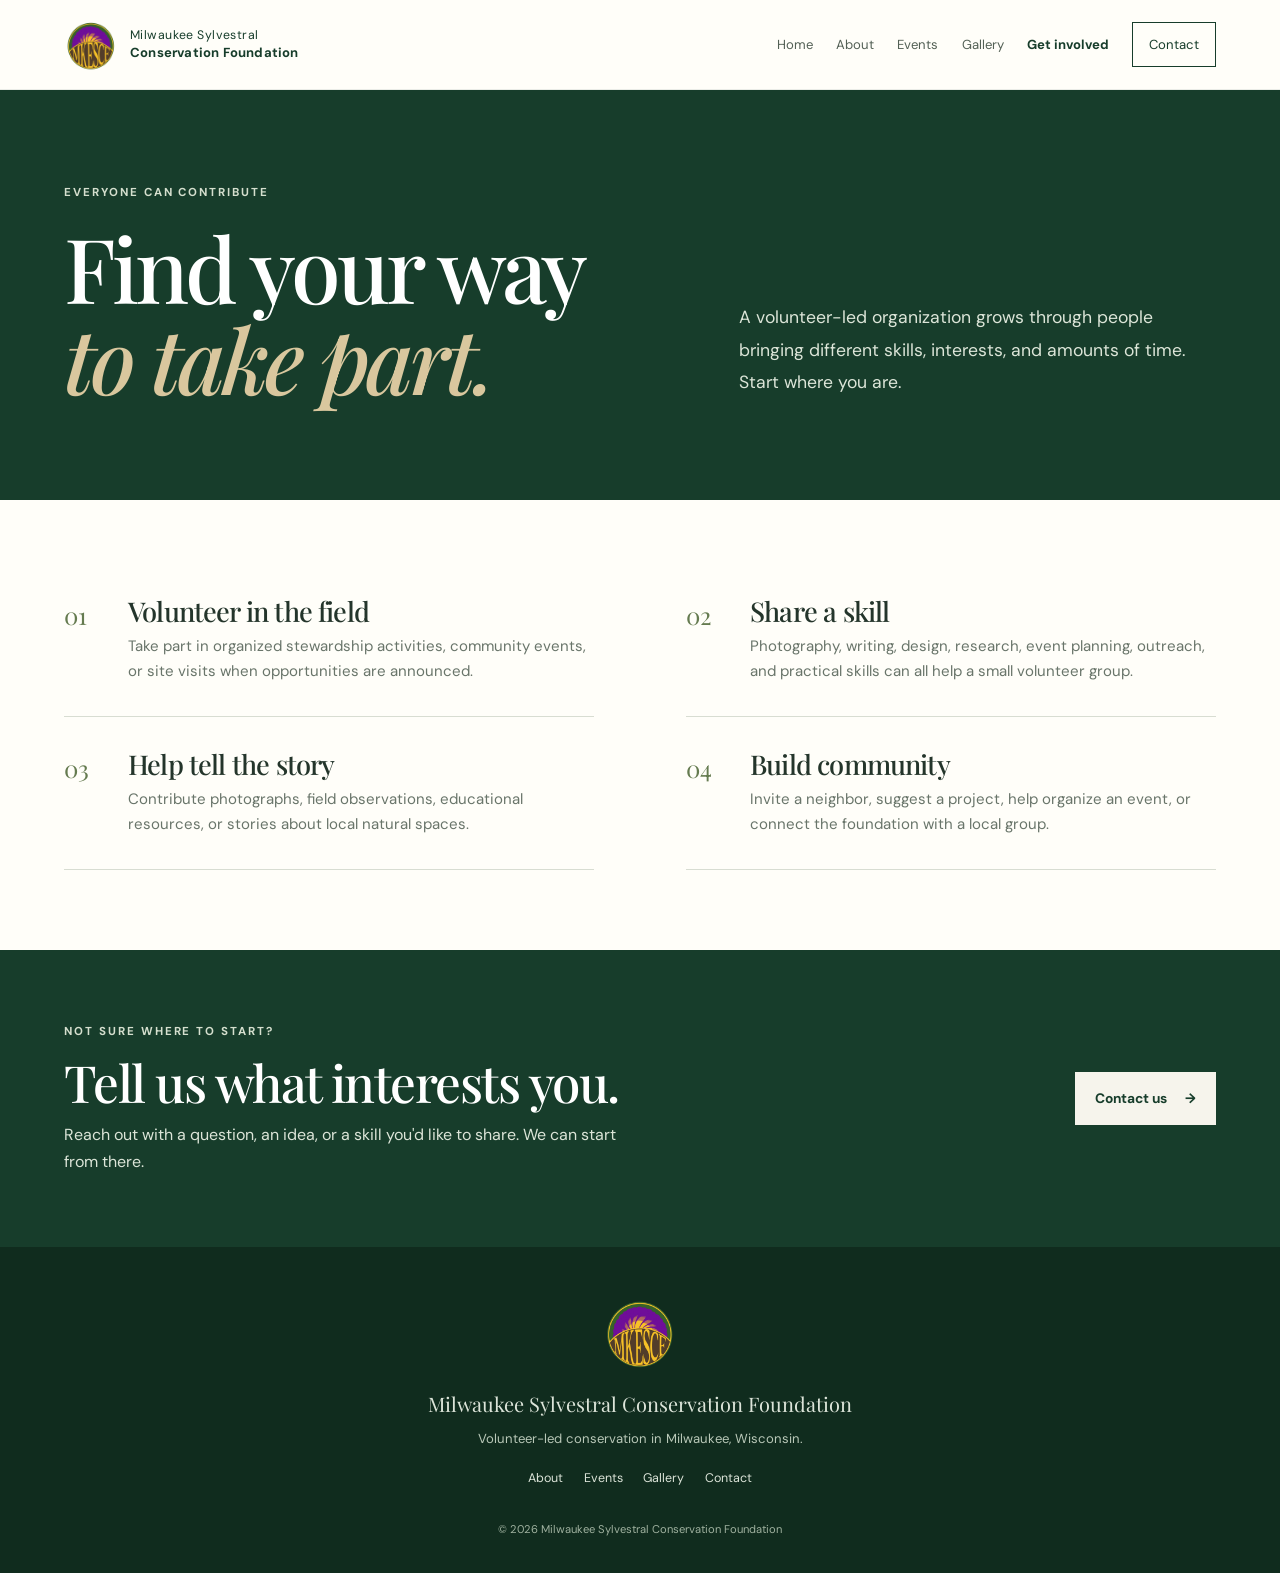
<file: get-involved.html>
<!doctype html>
<html lang="en">
<head>
  <meta charset="utf-8"><meta name="viewport" content="width=device-width, initial-scale=1">
  <meta name="robots" content="index, follow">
  <link rel="canonical" href="https://mkescf.org/get-involved.html">
  <meta name="description" content="Find ways to volunteer and support the Milwaukee Sylvestral Conservation Foundation.">
  <meta name="theme-color" content="#173d2b"><title>Get involved | Milwaukee Sylvestral Conservation Foundation</title>
  <link rel="icon" type="image/png" sizes="256x256" href="mkescf-favicon.png?v=4">
  <link rel="shortcut icon" type="image/png" href="mkescf-favicon.png?v=4">
  <link rel="apple-touch-icon" href="mkescf-favicon.png?v=4"><link rel="stylesheet" href="styles.css"><script src="script.js" defer></script>
</head>
<body>
<a class="skip-link" href="#main">Skip to content</a>
<header class="site-header"><a class="brand" href="index.html"><img src="mkescf-logo.png" alt="" class="brand-mark"><span class="brand-name">Milwaukee Sylvestral<br><strong>Conservation Foundation</strong></span></a><button class="menu-toggle" aria-expanded="false" aria-controls="site-nav">Menu</button><nav class="site-nav" id="site-nav" aria-label="Main navigation"><a href="index.html">Home</a><a href="about.html">About</a><a href="events.html">Events</a><a href="gallery.html">Gallery</a><a class="active" href="get-involved.html">Get involved</a><a class="nav-contact" href="contact.html">Contact</a></nav></header>
<main id="main">
  <section class="page-hero"><div class="section-wrap page-hero-grid"><div><p class="eyebrow">Everyone can contribute</p><h1>Find your way<br><em>to take part.</em></h1></div><p class="page-lede">A volunteer-led organization grows through people bringing different skills, interests, and amounts of time. Start where you are.</p></div></section>
  <section class="section-wrap involvement-grid">
    <article class="involvement-card"><span class="involvement-number">01</span><div><h2>Volunteer in the field</h2><p>Take part in organized stewardship activities, community events, or site visits when opportunities are announced.</p></div></article>
    <article class="involvement-card"><span class="involvement-number">02</span><div><h2>Share a skill</h2><p>Photography, writing, design, research, event planning, outreach, and practical skills can all help a small volunteer group.</p></div></article>
    <article class="involvement-card"><span class="involvement-number">03</span><div><h2>Help tell the story</h2><p>Contribute photographs, field observations, educational resources, or stories about local natural spaces.</p></div></article>
    <article class="involvement-card"><span class="involvement-number">04</span><div><h2>Build community</h2><p>Invite a neighbor, suggest a project, help organize an event, or connect the foundation with a local group.</p></div></article>
  </section>
  <section class="involvement-bottom"><div class="section-wrap involvement-bottom-inner"><div><p class="eyebrow">Not sure where to start?</p><h2>Tell us what interests you.</h2><p>Reach out with a question, an idea, or a skill you'd like to share. We can start from there.</p></div><a class="button button-light" href="contact.html">Contact us <span aria-hidden="true">→</span></a></div></section>
</main>
<footer class="site-footer"><img class="footer-logo" src="mkescf-logo.png" alt="MKESCF logo"><a class="footer-brand" href="index.html">Milwaukee Sylvestral Conservation Foundation</a><p>Volunteer-led conservation in Milwaukee, Wisconsin.</p><div class="footer-links"><a href="about.html">About</a><a href="events.html">Events</a><a href="gallery.html">Gallery</a><a href="contact.html">Contact</a></div><small>© <span data-year></span> Milwaukee Sylvestral Conservation Foundation</small></footer>
</body></html>
</file>
<file: styles.css>
@import url('https://fonts.googleapis.com/css2?family=DM+Sans:wght@400;500;600;700&family=Playfair+Display:ital,wght@0,500;0,600;1,500;1,600&display=swap');

:root{--forest:#173d2b;--forest-2:#244c37;--moss:#657b50;--sage:#dce4d5;--cream:#f6f4ec;--paper:#fffef9;--ink:#24352b;--muted:#69756a;--line:#d8ddd2;--accent:#d6a75d;--serif:"Playfair Display",Georgia,serif;--sans:"DM Sans",Arial,sans-serif;--max:1160px}
*{box-sizing:border-box}
html{scroll-behavior:smooth}
body{margin:0;background:var(--paper);color:var(--ink);font-family:var(--sans);line-height:1.65;-webkit-font-smoothing:antialiased}
a{color:inherit}
img{max-width:100%;display:block}
button,input,textarea,select{font:inherit}
.skip-link{position:absolute;left:-9999px;top:1rem;background:white;padding:.8rem;z-index:99}
.skip-link:focus{left:1rem}
.site-header{height:auto;min-height:90px;display:flex;align-items:center;justify-content:space-between;gap:2rem;padding:1rem max(5vw,calc((100vw - var(--max))/2));background:var(--paper);position:relative;z-index:5;border-bottom:1px solid rgba(23,61,43,.09)}
.brand{display:flex;align-items:center;gap:.75rem;text-decoration:none;flex-shrink:0}
.brand-mark{width:48px;height:48px}
.brand-name{font-size:.77rem;line-height:1.35;letter-spacing:.035em;color:var(--forest)}
.brand-name strong{font-size:.82rem;letter-spacing:.015em}
.site-nav{display:flex;align-items:center;gap:1.45rem}
.site-nav a{font-size:.82rem;text-decoration:none;color:#536055;transition:color .2s}
.site-nav a:hover,.site-nav a.active{color:var(--forest)}
.site-nav a.active{font-weight:700}
.site-nav .nav-contact{border:1px solid var(--forest);padding:.65rem 1rem;color:var(--forest)}
.menu-toggle{display:none;background:none;border:1px solid var(--line);padding:.55rem .8rem;color:var(--forest)}
.hero{position:relative;min-height:610px;background:var(--forest);overflow:hidden;color:#fff;display:flex;align-items:center}
.hero:after{content:"";position:absolute;inset:0;background:linear-gradient(90deg,rgba(13,42,27,.94) 0%,rgba(17,50,32,.82) 43%,rgba(17,50,32,.14) 100%);pointer-events:none}
.hero-art{position:absolute;inset:0;width:100%;height:100%;object-fit:cover;object-position:center 58%;opacity:.95}
.hero-content{position:relative;z-index:1;width:min(var(--max),90%);margin:0 auto;padding:5.5rem 0 6.2rem}
.eyebrow,.section-kicker{font-size:.72rem;letter-spacing:.17em;text-transform:uppercase;font-weight:700}
.eyebrow{color:#d5dfce;margin:0 0 1.2rem}
.hero h1,.page-hero h1{font-family:var(--serif);font-weight:500;font-size:clamp(3.2rem,7vw,6.3rem);letter-spacing:-.045em;line-height:1.02;margin:0;max-width:800px}
.hero h1.foundation-title{font-size:clamp(2.8rem,5.4vw,5.2rem);max-width:900px}
.hero h1 em,.page-hero h1 em{font-weight:500;color:#d9c79e}
.hero-copy{font-size:1.1rem;max-width:520px;color:#e1e8dd;margin:1.7rem 0 2rem;line-height:1.8}
.button-row{display:flex;align-items:center;gap:1.7rem;flex-wrap:wrap}
.button{display:inline-flex;align-items:center;justify-content:center;gap:1.1rem;text-decoration:none;border:0;padding:.95rem 1.25rem;font-size:.86rem;font-weight:700;cursor:pointer;transition:transform .2s,background .2s}
.button:hover{transform:translateY(-2px)}
.button-light{background:var(--cream);color:var(--forest)}
.button-dark{background:var(--forest);color:white}
.text-link{display:inline-flex;align-items:center;gap:.7rem;text-decoration:none;color:var(--forest);font-weight:700;font-size:.87rem;border-bottom:1px solid #aab7a8;padding-bottom:.25rem}
.text-link-light{color:#fff;border-color:#8a9a8a}
.hero-note{position:absolute;z-index:1;bottom:2rem;right:max(5vw,calc((100vw - var(--max))/2));display:flex;align-items:center;gap:.75rem;color:#e1e8dd;font-size:.73rem;letter-spacing:.08em;text-transform:uppercase}
.note-line{width:42px;height:1px;background:var(--accent)}
.section-wrap{width:min(var(--max),90%);margin:0 auto}
.intro{padding:7rem 0 7.5rem}
.section-kicker{color:var(--moss);margin-bottom:1.1rem}
.intro-grid{display:grid;grid-template-columns:1fr 1fr;gap:9%;margin-top:1.2rem}
h2{font-family:var(--serif);font-weight:500;font-size:clamp(2.1rem,4vw,3.5rem);line-height:1.12;letter-spacing:-.03em;margin:.2rem 0 1.3rem}
.intro-grid h2{margin-top:0}
.intro-grid p{color:#566257;margin:.1rem 0 1.2rem}
.intro-grid .large-copy{font-size:1.18rem;color:var(--ink);line-height:1.75}
.intro-grid .text-link{margin-top:.4rem}
.feature-band{background:var(--cream);overflow:hidden}
.feature-grid{display:grid;grid-template-columns:1fr 1fr;align-items:center;min-height:510px;gap:5rem}
.feature-copy{padding:5rem 0}
.feature-copy .eyebrow{color:var(--moss)}
.feature-copy h2{font-size:clamp(2.7rem,4vw,4.2rem)}
.feature-copy p:not(.eyebrow){max-width:480px;color:#566257;margin-bottom:1.8rem}
.feature-illustration{height:100%;display:flex;align-items:center;justify-content:center;align-self:stretch}
.feature-illustration img{height:100%;max-height:490px;width:100%;object-fit:contain;object-position:center bottom}
.home-links{padding:7rem 0}
.section-heading{display:flex;justify-content:space-between;gap:2rem;align-items:end;margin-bottom:2.4rem}
.section-heading h2{margin-bottom:0}
.section-heading>p{max-width:340px;color:var(--muted);margin:0 0 .35rem}
.card-grid{display:grid;grid-template-columns:repeat(3,1fr);gap:1rem}
.info-card{position:relative;text-decoration:none;border:1px solid var(--line);padding:1.7rem 1.6rem 1.5rem;min-height:275px;display:flex;flex-direction:column;transition:background .2s,border-color .2s}
.info-card:hover{background:var(--cream);border-color:#aebba9}
.card-number{font-size:.66rem;font-weight:700;letter-spacing:.13em;color:var(--moss)}
.card-icon{position:absolute;right:1.5rem;top:1.2rem;font-size:1.3rem;color:var(--moss)}
.info-card h3,.event-type-copy h3{font-family:var(--serif);font-size:1.8rem;font-weight:500;margin:2rem 0 .4rem}
.info-card p{font-size:.91rem;color:var(--muted);margin:0 0 1.4rem}
.card-link{margin-top:auto;font-size:.83rem;font-weight:700;color:var(--forest)}
.closing-cta{background:var(--forest);color:white}
.closing-inner{min-height:260px;display:flex;align-items:center;justify-content:space-between;gap:2rem;padding-top:3rem;padding-bottom:3rem}
.closing-logo{width:74px;height:74px}
.closing-inner .eyebrow{margin-bottom:.7rem}
.closing-inner h2{font-size:clamp(2rem,3.5vw,3.3rem);margin:0}
.site-footer{padding:3rem 5vw 2rem;text-align:center;background:#102c1e;color:#dce4d9}
.footer-brand{font-family:var(--serif);font-size:1.25rem;text-decoration:none}
.site-footer p{font-size:.82rem;color:#b9c8b8;margin:.45rem 0 1.2rem}
.footer-links{display:flex;justify-content:center;gap:1.3rem;flex-wrap:wrap;margin:1.1rem 0 1.6rem}
.footer-links a{font-size:.78rem;text-decoration:none;color:#dce4d9}
.site-footer small{font-size:.7rem;color:#9fb19f}
.page-hero{background:var(--forest);color:white;padding:5.8rem 0 6rem}
.page-hero-compact{padding:4.5rem 0 4.8rem}
.page-hero-grid{display:grid;grid-template-columns:1.1fr .9fr;align-items:end;gap:8%}
.page-hero h1{font-size:clamp(3.5rem,7vw,6rem)}
.page-lede{font-size:1.1rem;line-height:1.85;color:#dce5d8;max-width:460px;margin:0 0 .3rem}
.content-two-col{display:grid;grid-template-columns:.85fr 1.15fr;gap:12%;padding-top:7rem;padding-bottom:7rem}
.content-two-col h2{max-width:450px}
.prose{color:#59665a;font-size:1.02rem}
.prose p{margin:0 0 1.3rem}
.values-section{background:var(--cream);padding:6rem 0}
.values-section h2{margin-bottom:2.5rem}
.values-grid{display:grid;grid-template-columns:repeat(4,1fr);gap:1.5rem}
.values-grid article{border-top:1px solid #c4cec0;padding-top:1.1rem}
.values-grid article>span{color:var(--moss);font-size:.75rem;font-weight:700;letter-spacing:.1em}
.values-grid h3{font-family:var(--serif);font-size:1.45rem;font-weight:500;margin:1.3rem 0 .45rem}
.values-grid p{font-size:.88rem;color:var(--muted);margin:0}
.callout-row{display:flex;align-items:center;justify-content:space-between;gap:2rem;padding-top:5rem;padding-bottom:5rem}
.callout-row h2{margin:0}
.callout-row .eyebrow{color:var(--moss)}
.events-content{padding-top:4rem;padding-bottom:6rem}
.notice-panel{display:flex;gap:1.2rem;align-items:flex-start;background:var(--cream);padding:2rem;margin-bottom:5rem}
.notice-mark{display:flex;align-items:center;justify-content:center;border:1px solid #9aaa91;color:var(--forest);width:30px;height:30px;border-radius:50%;flex-shrink:0;font-family:var(--serif)}
.notice-panel h2{font-size:1.8rem;margin:0 0 .5rem}
.notice-panel p{color:var(--muted);margin:.2rem 0 1rem;max-width:680px}
.events-heading{margin-bottom:1.7rem}
.event-types{display:grid;grid-template-columns:repeat(3,1fr);gap:1.2rem}
.event-types article{border:1px solid var(--line)}
.event-type-art{height:170px;background-color:var(--sage);position:relative;overflow:hidden}
.event-type-art:before,.event-type-art:after{content:"";position:absolute;border-radius:100% 0 100% 0;transform:rotate(-25deg)}
.art-leaves:before{width:150px;height:85px;background:#6b845a;left:20%;top:35%;box-shadow:65px -35px 0 #8ba17a,115px 12px 0 #496e4a}
.art-leaves:after{width:2px;height:190px;background:#496e4a;left:48%;top:5%;transform:rotate(35deg)}
.art-walk{background:#dce3d2}
.art-walk:before{width:240px;height:100px;background:#a8b99a;left:12%;top:55%;transform:rotate(-7deg)}
.art-walk:after{width:100px;height:100px;background:#617f5b;right:12%;top:5%;box-shadow:-170px 45px 0 #7e966e}
.art-community{background:#e9dfc8}
.art-community:before{width:90px;height:130px;background:#b4c3a2;left:17%;top:20%;transform:rotate(18deg)}
.art-community:after{width:80px;height:110px;background:#718c65;right:20%;top:27%;transform:rotate(-20deg)}
.event-type-copy{padding:1.3rem 1.4rem 1.5rem}
.event-type-copy h3{margin:1rem 0 .4rem;font-size:1.6rem}
.event-type-copy p{font-size:.88rem;color:var(--muted);margin:0}
.gallery-content{padding-top:4rem;padding-bottom:6rem}
.gallery-intro{max-width:750px;color:var(--muted);margin-bottom:2.3rem}
.gallery-grid{display:grid;grid-template-columns:repeat(3,1fr);grid-auto-rows:240px;gap:1rem}
.gallery-item{position:relative;margin:0;background:var(--cream);overflow:hidden;display:flex;flex-direction:column;justify-content:space-between}
.gallery-item img{width:100%;height:100%;position:absolute;inset:0;object-fit:cover;opacity:.82;transition:transform .5s}
.gallery-item:hover img{transform:scale(1.04)}
.gallery-item:after{content:"";position:absolute;inset:30% 0 0;background:linear-gradient(transparent,rgba(15,43,27,.86))}
.gallery-item figcaption{position:absolute;z-index:1;left:1.3rem;right:1rem;bottom:1.2rem;color:white;display:flex;flex-direction:column;gap:.3rem}
.gallery-item figcaption span{font-size:.64rem;letter-spacing:.14em;font-weight:700}
.gallery-item figcaption strong{font-family:var(--serif);font-size:1.35rem;font-weight:500}
.gallery-tall{grid-row:span 2}
.gallery-wide{grid-column:span 2}
.gallery-color{background:#d9e2d3}
.gallery-color img{object-fit:contain;padding:2.5rem;opacity:.65}
.gallery-note{margin-top:2rem;color:var(--muted);font-size:.9rem}
.gallery-note a{color:var(--forest);font-weight:700}
.involvement-grid{padding-top:4rem;padding-bottom:5rem;display:grid;grid-template-columns:1fr 1fr;column-gap:8%;row-gap:0}
.involvement-card{display:grid;grid-template-columns:48px 1fr;gap:1rem;padding:2rem 0;border-bottom:1px solid var(--line)}
.involvement-number{font-family:var(--serif);font-size:1.5rem;color:var(--moss)}
.involvement-card h2{font-size:1.7rem;margin:0 0 .5rem}
.involvement-card p{color:var(--muted);font-size:.94rem;margin:0}
.involvement-bottom{background:var(--forest);color:white;padding:4.5rem 0}
.involvement-bottom-inner{display:flex;align-items:center;justify-content:space-between;gap:3rem}
.involvement-bottom h2{font-size:clamp(2.2rem,4vw,3.4rem);margin:0 0 .7rem}
.involvement-bottom p:not(.eyebrow){color:#dce5d8;max-width:560px;margin:0}
.involvement-bottom .eyebrow{margin-bottom:.8rem}
.contact-layout{display:grid;grid-template-columns:.9fr 1.1fr;gap:12%;padding-top:5rem;padding-bottom:7rem}
.contact-copy h2{font-size:2.8rem}
.contact-copy>p{color:var(--muted)}
.contact-detail{border-top:1px solid var(--line);padding:1rem 0}
.detail-label{font-size:.68rem;letter-spacing:.14em;text-transform:uppercase;color:var(--moss);font-weight:700}
.contact-detail p{margin:.35rem 0 0}
.setup-note{color:var(--muted);font-size:.9rem}
code{font-family:ui-monospace,SFMono-Regular,Consolas,monospace;font-size:.9em;background:#edf0e8;padding:.12rem .3rem}
.contact-form{background:var(--cream);padding:2.2rem}
.contact-form h2{font-size:2rem;margin:0 0 .3rem}
.form-note{font-size:.85rem;color:var(--muted);margin:0 0 1.5rem}
.contact-form label{display:block;font-size:.78rem;font-weight:700;margin:.95rem 0 .35rem}
.contact-form input,.contact-form select,.contact-form textarea{width:100%;border:1px solid #cbd3c6;background:var(--paper);padding:.8rem;color:var(--ink);border-radius:0}
.contact-form input:focus,.contact-form select:focus,.contact-form textarea:focus{outline:2px solid var(--moss);outline-offset:1px}
.contact-form button{margin-top:1.2rem}
.form-status{font-size:.85rem;color:var(--forest);margin-bottom:0}
@media(max-width:900px){
 .site-header{padding:1rem 5%;min-height:78px}.menu-toggle{display:block}.site-nav{display:none;position:absolute;top:100%;left:0;right:0;background:var(--paper);padding:1rem 5% 1.5rem;border-bottom:1px solid var(--line);align-items:stretch;gap:0;flex-direction:column}.site-nav.open{display:flex}.site-nav a{padding:.8rem 0}.site-nav .nav-contact{padding:.7rem 1rem;margin-top:.3rem;text-align:center}
 .hero{min-height:570px}.hero-content{padding:5rem 0}.intro-grid,.feature-grid,.page-hero-grid,.content-two-col,.contact-layout{grid-template-columns:1fr;gap:2rem}.intro{padding:5rem 0}.feature-grid{gap:0}.feature-copy{padding:4rem 0 1rem}.feature-illustration{height:300px}.section-heading{align-items:start;flex-direction:column;gap:1rem}.values-grid{grid-template-columns:repeat(2,1fr)}.page-hero{padding:4rem 0}.page-lede{max-width:600px}.contact-layout{gap:3rem}.gallery-grid{grid-auto-rows:210px}.closing-inner{flex-wrap:wrap}.closing-inner>div{flex:1 1 60%}
}
@media(max-width:600px){
 .brand-mark{width:40px;height:40px}.brand-name{font-size:.68rem}.brand-name strong{font-size:.72rem}
 .hero{min-height:590px}.hero:after{background:linear-gradient(90deg,rgba(13,42,27,.93),rgba(17,50,32,.56))}.hero h1{font-size:clamp(2.45rem,11vw,3.5rem)}.hero-copy{font-size:1rem}.hero-note{right:5%;font-size:.62rem}.intro{padding:4rem 0}.intro-grid{gap:1rem}.intro-grid h2{font-size:2.5rem}.feature-copy h2{font-size:3rem}.home-links{padding:4.5rem 0}.card-grid,.event-types,.involvement-grid{grid-template-columns:1fr}.info-card{min-height:230px}.closing-inner{display:grid;grid-template-columns:60px 1fr;gap:1rem}.closing-logo{width:55px;height:55px}.closing-inner h2{font-size:2rem}.closing-inner .button{grid-column:1/-1;justify-self:start}.page-hero h1{font-size:3.7rem}.page-hero-grid{gap:1.3rem}.page-lede{font-size:1rem}.content-two-col{padding-top:4rem;padding-bottom:4rem}.values-section{padding:4rem 0}.values-grid{gap:1.4rem}.values-grid h3{font-size:1.3rem}.callout-row{align-items:start;flex-direction:column;padding-top:3.5rem;padding-bottom:3.5rem}.events-content,.gallery-content{padding-top:3rem;padding-bottom:4rem}.notice-panel{padding:1.2rem;gap:.8rem;margin-bottom:3.5rem}.notice-panel h2{font-size:1.5rem}.gallery-grid{grid-template-columns:1fr 1fr;grid-auto-rows:190px;gap:.65rem}.gallery-tall{grid-row:span 2}.gallery-wide{grid-column:span 2}.gallery-item figcaption{left:.8rem;bottom:.8rem}.gallery-item figcaption strong{font-size:1.1rem}.gallery-item figcaption span{font-size:.56rem}.involvement-grid{padding-top:2rem}.involvement-card{padding:1.5rem 0}.involvement-bottom-inner{align-items:start;flex-direction:column;gap:1.5rem}.contact-layout{padding-top:3rem;padding-bottom:4rem}.contact-copy h2{font-size:2.4rem}.contact-form{padding:1.3rem}.footer-brand{font-size:1.05rem}
}
@media(prefers-reduced-motion:reduce){html{scroll-behavior:auto}*,*:before,*:after{transition:none!important}}


/* MKESCF event and gallery additions */
.featured-events-grid { display:grid; grid-template-columns:repeat(2,minmax(0,1fr)); gap:1.25rem; margin:2rem 0 4rem; }
.featured-event { background:var(--paper, #f5f3eb); border:1px solid rgba(23,61,43,.14); padding:clamp(1.4rem,3vw,2.2rem); display:flex; flex-direction:column; align-items:flex-start; min-height:270px; }
.event-date,.recurring-day { display:inline-block; color:#315d43; font-size:.76rem; font-weight:700; letter-spacing:.12em; margin-bottom:1.2rem; }
.featured-event h3,.recurring-events-grid h3 { margin:.35rem 0 .65rem; }
.featured-event p:not(.card-number),.recurring-events-grid p { line-height:1.65; }
.featured-event .text-link { margin-top:auto; padding-top:1rem; }
.event-private { display:inline-block; margin-top:auto; padding:.45rem .7rem; background:#e7e3d6; color:#354b3a; font-size:.75rem; font-weight:700; letter-spacing:.08em; text-transform:uppercase; }
.recurring-section { background:#edf0e8; padding:4rem 0; }
.recurring-events-grid { display:grid; grid-template-columns:repeat(3,minmax(0,1fr)); gap:1.2rem; margin-top:2rem; }
.recurring-events-grid article { padding:1.6rem; background:#fff; border-top:3px solid #52775a; }
.event-contact { display:flex; justify-content:space-between; align-items:center; gap:1.5rem; padding-top:2.5rem; padding-bottom:2.5rem; }
.event-contact p { max-width:42rem; }
.gallery-grid img { width:100%; height:100%; min-height:230px; object-fit:cover; display:block; background:#e6e9df; }
.gallery-grid img:not([src]),.gallery-grid img[src=""] { visibility:hidden; }
@media (max-width:760px) { .featured-events-grid,.recurring-events-grid { grid-template-columns:1fr; } .event-contact { align-items:flex-start; flex-direction:column; } }

/* User-supplied identity and reliable image presentation */
.brand-mark { width:54px; height:54px; object-fit:contain; flex:0 0 54px; }
.closing-logo { width:82px; height:82px; object-fit:contain; }
.footer-logo { width:76px; height:76px; object-fit:contain; margin:0 auto 1rem; }
.hero-art { display:block; }
.featured-event { overflow:hidden; }
.event-photo { display:block; width:calc(100% + 2px); max-width:none; height:190px; margin:-1px -1px 1.25rem; object-fit:cover; background:#e5eadf; }
@media(max-width:600px) {
  .brand-mark { width:44px; height:44px; flex-basis:44px; }
  .closing-logo { width:60px; height:60px; }
  .footer-logo { width:64px; height:64px; }
  .event-photo { height:175px; }
}
</file>
